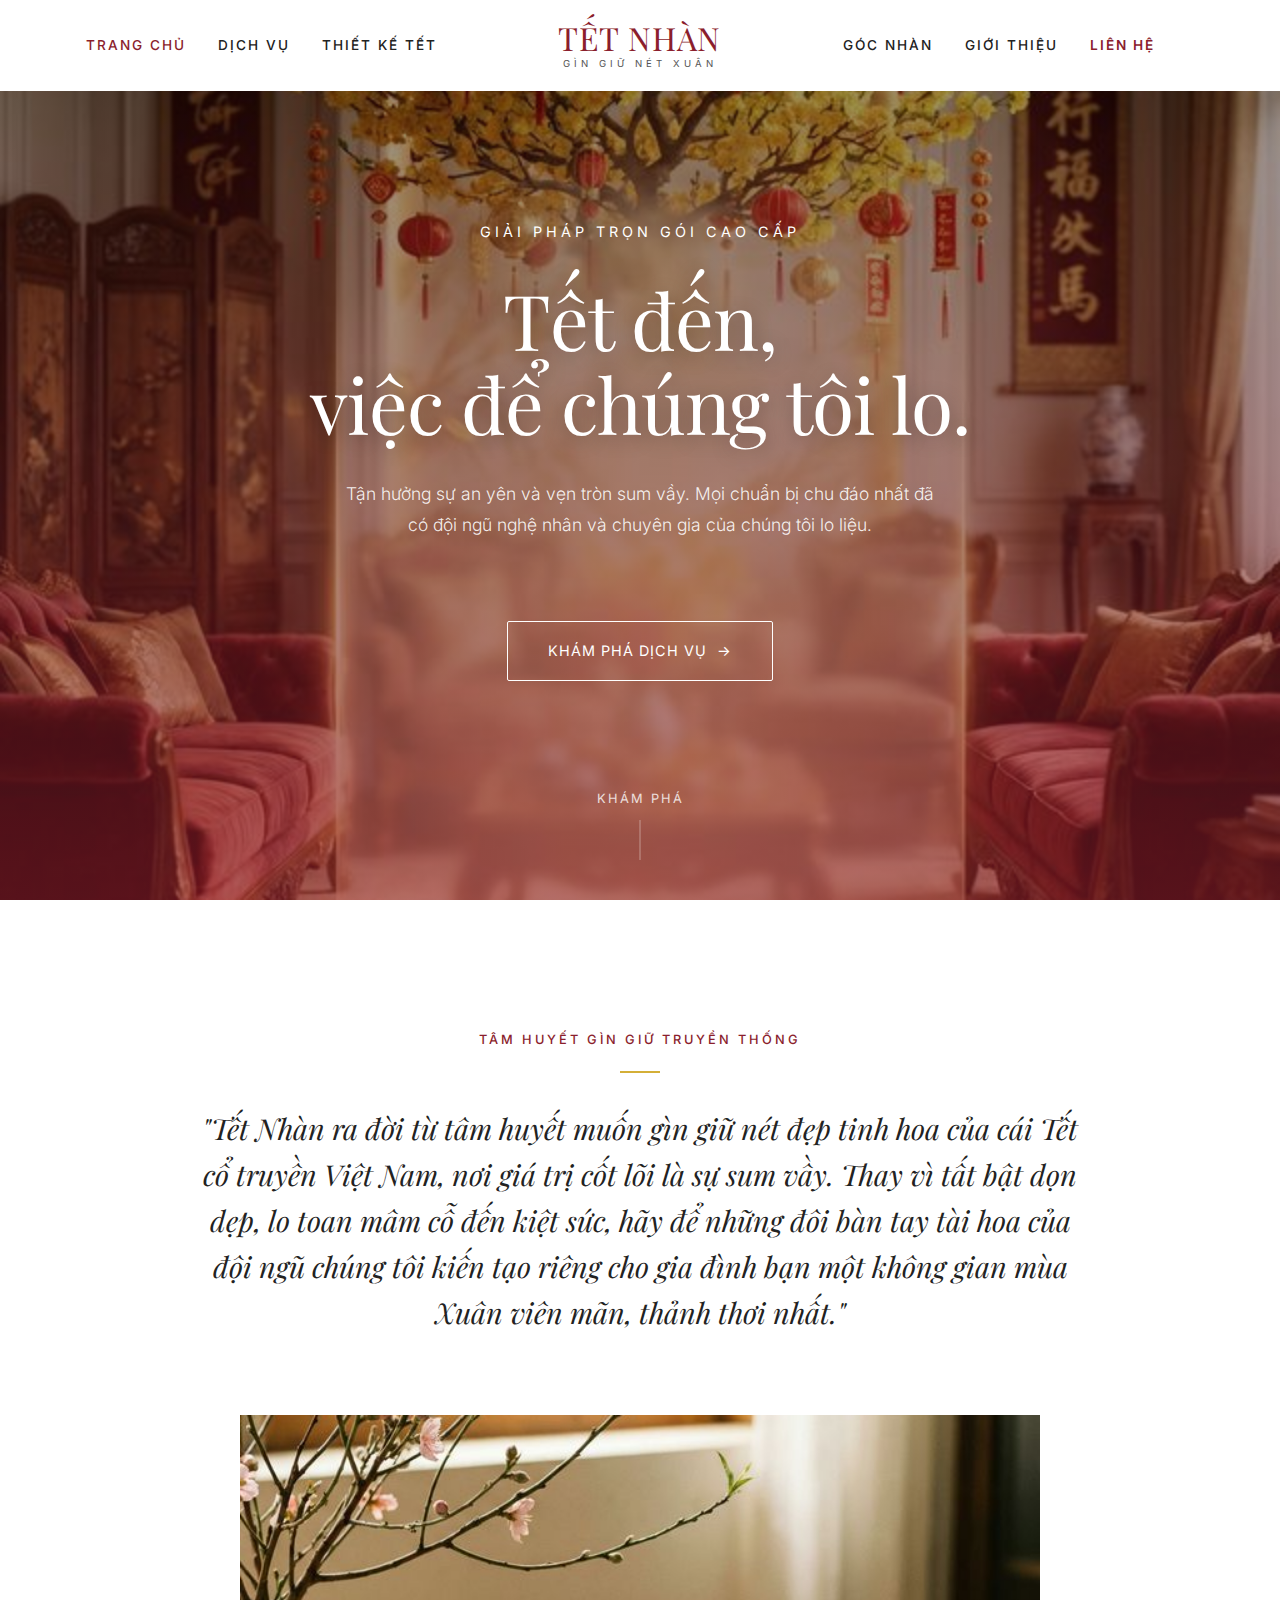
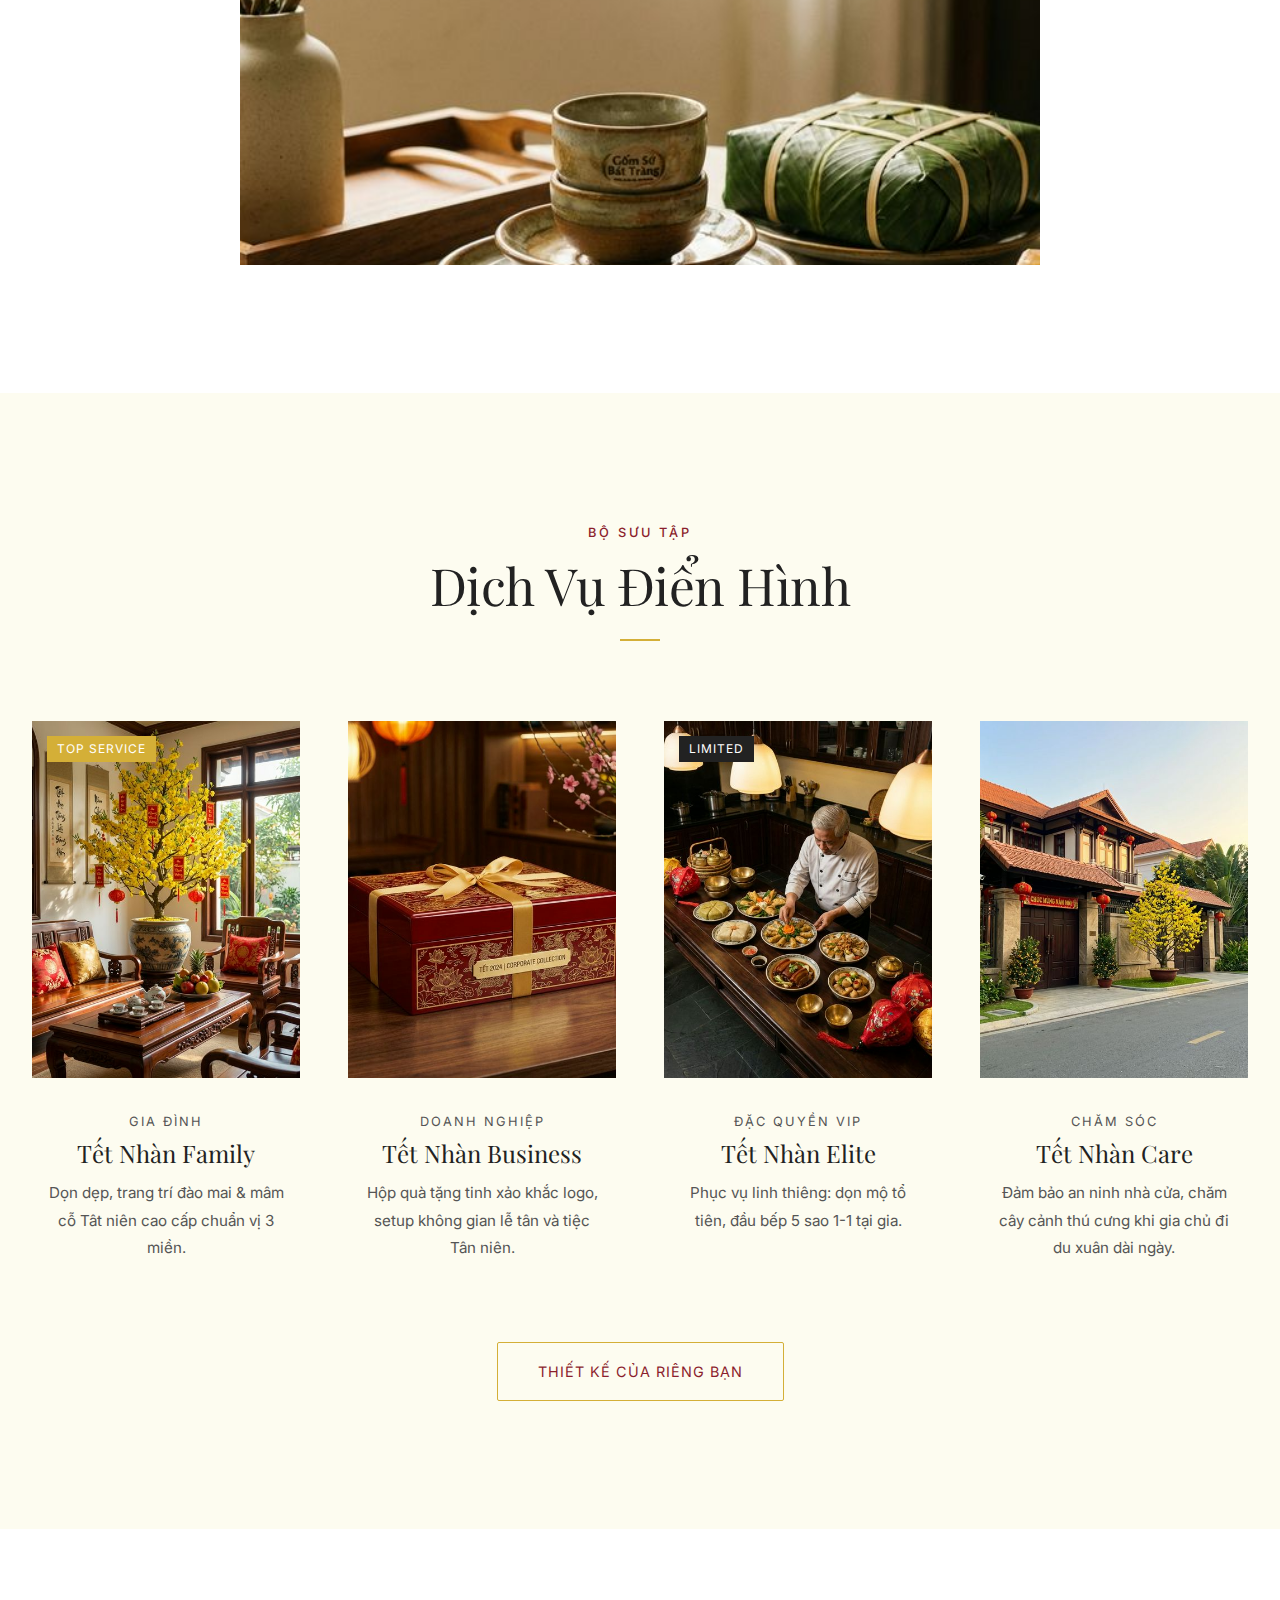
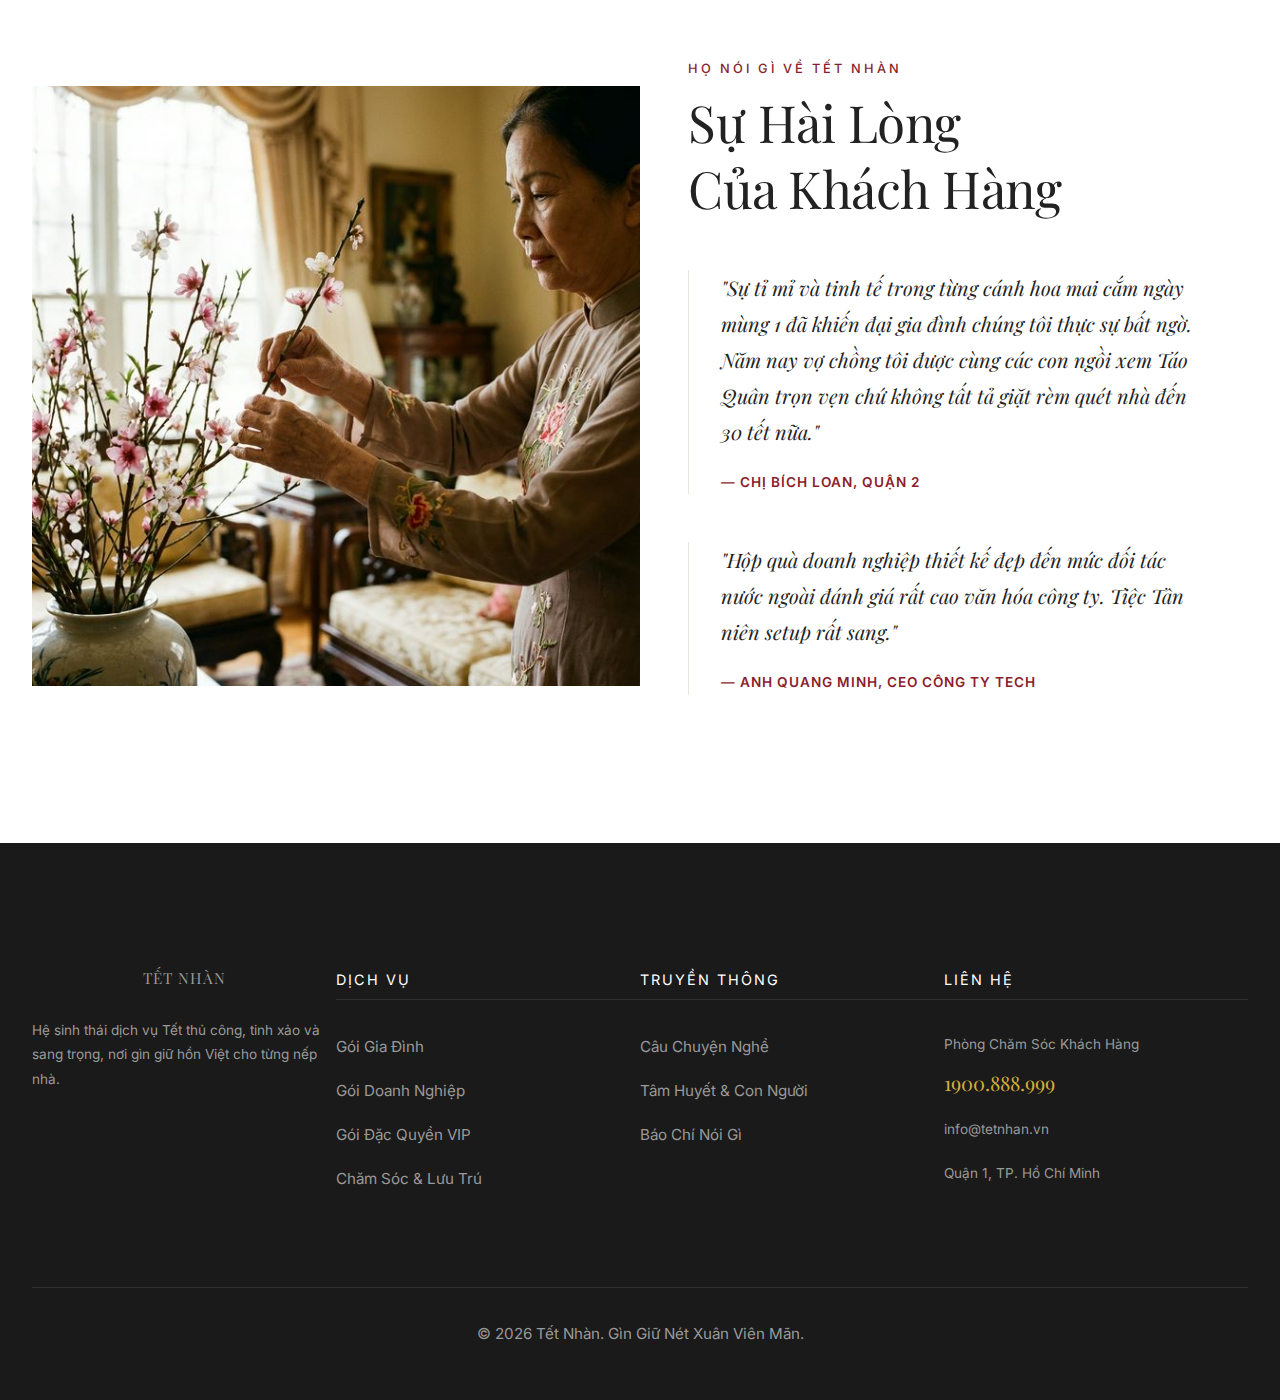
<file: index.html>
<!DOCTYPE html>
<html lang="vi">

<head>
  <meta charset="UTF-8">
  <meta name="viewport" content="width=device-width, initial-scale=1.0">
  <title>Tết Nhàn - Gìn Giữ Nét Xuân Viên Mãn</title>

  <meta name="description"
    content="Tết Nhàn là giải pháp giúp gia đình và doanh nghiệp chuẩn bị Tết một cách nhẹ nhàng, trọn vẹn bề thế.">

  <!-- Fonts -->
  <link rel="preconnect" href="https://fonts.googleapis.com">
  <link rel="preconnect" href="https://fonts.gstatic.com" crossorigin>
  <link
    href="https://fonts.googleapis.com/css2?family=Inter:wght@300;400;500;600&family=Playfair+Display:ital,wght@0,400;0,600;1,400;1,600&display=swap"
    rel="stylesheet">

  <!-- CSS Styles -->
  <link rel="stylesheet" href="css/style.css">
  <link rel="stylesheet" href="css/components.css">

  <style>
    /* Specific Home Styles for redesign */
    .hero-fullscreen {
      height: 100vh;
      min-height: 700px;
      position: relative;
      display: flex;
      align-items: center;
      justify-content: center;
      text-align: center;
      color: var(--white);
      overflow: hidden;
    }

    .hero-bg {
      position: absolute;
      top: 0;
      left: 0;
      width: 100%;
      height: 100%;
      background: url('images/tet_hero_bg_1771730622720.png') center/cover no-repeat;
      z-index: -2;
      animation: zoomSlow 20s infinite alternate linear;
    }

    .hero-overlay {
      position: absolute;
      top: 0;
      left: 0;
      width: 100%;
      height: 100%;
      background: linear-gradient(to bottom, rgba(0, 0, 0, 0.4), rgba(139, 30, 45, 0.6));
      z-index: -1;
    }

    .hero-content {
      max-width: 800px;
      padding: 0 var(--spacing-md);
      animation: fadeUp 1.5s ease;
    }

    .hero-subtitle {
      font-family: var(--font-body);
      font-size: 0.9rem;
      letter-spacing: 4px;
      text-transform: uppercase;
      margin-bottom: var(--spacing-md);
      display: block;
    }

    .hero-title {
      color: var(--white);
      font-size: clamp(3rem, 6vw, 5rem);
      margin-bottom: var(--spacing-md);
      line-height: 1.1;
      text-shadow: 0 4px 20px rgba(0, 0, 0, 0.3);
    }

    .scroll-indicator {
      position: absolute;
      bottom: 40px;
      left: 50%;
      transform: translateX(-50%);
      color: var(--white);
      font-size: 0.8rem;
      letter-spacing: 2px;
      text-transform: uppercase;
      display: flex;
      flex-direction: column;
      align-items: center;
      gap: 10px;
      opacity: 0.8;
      animation: bounce 2s infinite;
    }

    .scroll-line {
      width: 1px;
      height: 40px;
      background-color: rgba(255, 255, 255, 0.5);
    }

    .intro-section {
      background-color: var(--white);
      text-align: center;
      padding: var(--spacing-xxl) 0;
    }

    .intro-text {
      font-family: var(--font-heading);
      font-size: 1.8rem;
      line-height: 1.6;
      color: var(--text-dark);
      max-width: 900px;
      margin: 0 auto;
      font-style: italic;
    }

    .collection-section {
      background-color: var(--bg-cream);
      padding: var(--spacing-xxl) 0;
    }

    @keyframes zoomSlow {
      0% {
        transform: scale(1);
      }

      100% {
        transform: scale(1.1);
      }
    }

    @keyframes fadeUp {
      0% {
        opacity: 0;
        transform: translateY(30px);
      }

      100% {
        opacity: 1;
        transform: translateY(0);
      }
    }

    @keyframes bounce {

      0%,
      20%,
      50%,
      80%,
      100% {
        transform: translateY(0) translateX(-50%);
      }

      40% {
        transform: translateY(-10px) translateX(-50%);
      }

      60% {
        transform: translateY(-5px) translateX(-50%);
      }
    }
  </style>
</head>

<body>

  <!-- Header / Navigation (Centered elegant style) -->
  <header class="header">
    <div class="container nav-container">
      <!-- Left Nav -->
      <nav class="nav-menu" style="flex: 1; justify-content: flex-end; gap: var(--spacing-md);">
        <a href="index.html" class="nav-link active">Trang Chủ</a>
        <a href="services.html" class="nav-link">Dịch Vụ</a>
        <a href="quiz.html" class="nav-link">Thiết Kế Tết</a>
      </nav>

      <!-- Center Logo -->
      <a href="index.html" class="logo" style="flex: 1; text-align: center;">
        TẾT NHÀN
        <span>Gìn giữ nét xuân</span>
      </a>

      <!-- Right Nav -->
      <nav class="nav-menu" style="flex: 1; justify-content: flex-start; gap: var(--spacing-md);">
        <a href="blog.html" class="nav-link">Góc Nhàn</a>
        <a href="about.html" class="nav-link">Giới Thiệu</a>
        <a href="booking.html" class="nav-link" style="color: var(--primary-red); font-weight: 600;">Liên Hệ</a>
      </nav>

      <button class="mobile-menu-btn" id="mobile-menu-btn" aria-label="Menu">☰</button>
    </div>
  </header>

  <main>
    <!-- Elegant Fullscreen Hero -->
    <section class="hero-fullscreen">
      <div class="hero-bg"></div>
      <div class="hero-overlay"></div>
      <div class="hero-content">
        <span class="hero-subtitle">Giải Pháp Trọn Gói Cao Cấp</span>
        <h1 class="hero-title">Tết đến,<br> việc để chúng tôi lo.</h1>
        <p
          style="color: rgba(255,255,255,0.9); font-size: 1.1rem; max-width: 600px; margin: 0 auto var(--spacing-xl); font-weight: 300;">
          Tận hưởng sự an yên và vẹn tròn sum vầy. Mọi chuẩn bị chu đáo nhất đã có đội ngũ nghệ nhân và chuyên gia của
          chúng tôi lo liệu.
        </p>
        <a href="services.html" class="btn btn-outline">
          Khám Phá Dịch Vụ <span class="arrow">→</span>
        </a>
      </div>

      <a href="#intro" class="scroll-indicator">
        Khám Phá
        <div class="scroll-line"></div>
      </a>
    </section>

    <!-- With Heart Intro (Quat Tu Tam inspiration) -->
    <section id="intro" class="intro-section">
      <div class="container">
        <span class="section-subtitle text-center">Tâm Huyết Gìn Giữ Truyền Thống</span>
        <div class="heading-decorator"></div>
        <p class="intro-text">
          "Tết Nhàn ra đời từ tâm huyết muốn gìn giữ nét đẹp tinh hoa của cái Tết cổ truyền Việt Nam, nơi giá trị cốt
          lõi là sự sum vầy. Thay vì tất bật dọn dẹp, lo toan mâm cỗ đến kiệt sức, hãy để những đôi bàn tay tài hoa của
          đội ngũ chúng tôi kiến tạo riêng cho gia đình bạn một không gian mùa Xuân viên mãn, thảnh thơi nhất."
        </p>
        <img src="images/tet_intro_art_1771730642642.png" alt="Không gian Tết"
          style="width: 100%; max-width: 800px; margin: var(--spacing-xl) auto 0; aspect-ratio: 16/9; object-fit: cover;">
      </div>
    </section>

    <!-- Services Collection (Art Gallery Style) -->
    <section class="collection-section">
      <div class="container">
        <div class="section-header">
          <span class="section-subtitle">Bộ Sưu Tập</span>
          <h2>Dịch Vụ Điển Hình</h2>
          <div class="heading-decorator"></div>
        </div>

        <div class="grid grid-cols-4 md:grid-cols-2 sm:grid-cols-1 gap-lg">
          <!-- Item 1 -->
          <a href="services.html#family" class="product-card">
            <div class="product-image-container">
              <span class="product-badge">Top Service</span>
              <img src="images/tet_family_service_1771730659706.png" alt="Tết Nhàn Family" class="product-img">
            </div>
            <div class="product-category">Gia Đình</div>
            <h3 class="product-title">Tết Nhàn Family</h3>
            <p class="product-desc">Dọn dẹp, trang trí đào mai & mâm cỗ Tât niên cao cấp chuẩn vị 3 miền.</p>
          </a>

          <!-- Item 2 -->
          <a href="services.html#business" class="product-card">
            <div class="product-image-container">
              <img src="images/tet_business_gifts_1771730679615.png" alt="Tết Nhàn Business" class="product-img">
            </div>
            <div class="product-category">Doanh Nghiệp</div>
            <h3 class="product-title">Tết Nhàn Business</h3>
            <p class="product-desc">Hộp quà tặng tinh xảo khắc logo, setup không gian lễ tân và tiệc Tân niên.</p>
          </a>

          <!-- Item 3 -->
          <a href="services.html#elite" class="product-card">
            <div class="product-image-container">
              <span class="product-badge" style="background-color: var(--text-dark);">Limited</span>
              <img src="images/tet_elite_service_1771730705463.png" alt="Tết Nhàn Elite" class="product-img">
            </div>
            <div class="product-category">Đặc Quyền VIP</div>
            <h3 class="product-title">Tết Nhàn Elite</h3>
            <p class="product-desc">Phục vụ linh thiêng: dọn mộ tổ tiên, đầu bếp 5 sao 1-1 tại gia.</p>
          </a>

          <!-- Item 4 -->
          <a href="services.html#care" class="product-card">
            <div class="product-image-container">
              <img src="images/tet_care_service_1771730725400.png" alt="Tết Nhàn Care" class="product-img">
            </div>
            <div class="product-category">Chăm Sóc</div>
            <h3 class="product-title">Tết Nhàn Care</h3>
            <p class="product-desc">Đảm bảo an ninh nhà cửa, chăm cây cảnh thú cưng khi gia chủ đi du xuân dài ngày.</p>
          </a>
        </div>

        <div class="text-center" style="margin-top: var(--spacing-xl);">
          <a href="quiz.html" class="btn btn-primary"
            style="background-color: transparent; border-color: var(--primary-gold); color: var(--primary-red);">Thiết
            Kế Của Riêng Bạn</a>
        </div>
      </div>
    </section>

    <!-- Testimonials (Elegant Quote Style) -->
    <section class="section" style="background-color: var(--white);">
      <div class="container">
        <div class="grid grid-cols-2 md:grid-cols-1 gap-xl items-center">
          <div>
            <img src="images/tet_testimonial_1771730741827.png" alt="Nghệ nhân cắm hoa"
              style="width: 100%; height: 600px; object-fit: cover;">
          </div>
          <div style="padding: 0 var(--spacing-lg);">
            <span class="section-subtitle">Họ Nói Gì Về Tết Nhàn</span>
            <h2 style="margin-bottom: var(--spacing-lg);">Sự Hài Lòng<br>Của Khách Hàng</h2>

            <div
              style="border-left: 1px solid var(--border-color); padding-left: var(--spacing-md); margin-bottom: var(--spacing-lg);">
              <p
                style="font-family: var(--font-heading); font-size: 1.25rem; font-style: italic; color: var(--text-dark);">
                "Sự tỉ mỉ và tinh tế trong từng cánh hoa mai cắm ngày mùng 1 đã khiến đại gia đình chúng tôi thực sự bất
                ngờ. Năm nay vợ chồng tôi được cùng các con ngồi xem Táo Quân trọn vẹn chứ không tất tả giặt rèm quét
                nhà đến 30 tết nữa."
              </p>
              <p
                style="margin-top: var(--spacing-sm); font-size: 0.85rem; text-transform: uppercase; letter-spacing: 1px; color: var(--primary-red); font-weight: 600;">
                — Chị Bích Loan, Quận 2</p>
            </div>

            <div style="border-left: 1px solid var(--border-color); padding-left: var(--spacing-md);">
              <p
                style="font-family: var(--font-heading); font-size: 1.25rem; font-style: italic; color: var(--text-dark);">
                "Hộp quà doanh nghiệp thiết kế đẹp đến mức đối tác nước ngoài đánh giá rất cao văn hóa công ty. Tiệc Tân
                niên setup rất sang."
              </p>
              <p
                style="margin-top: var(--spacing-sm); font-size: 0.85rem; text-transform: uppercase; letter-spacing: 1px; color: var(--primary-red); font-weight: 600;">
                — Anh Quang Minh, CEO Công ty Tech</p>
            </div>
          </div>
        </div>
      </div>
    </section>
  </main>

  <!-- Elegant Footer -->
  <footer class="footer">
    <div class="container">
      <div class="grid grid-cols-4 md:grid-cols-2 sm:grid-cols-1 gap-xl">
        <div style="grid-column: span 1;">
          <a href="index.html" class="logo footer-logo">
            TẾT NHÀN
          </a>
          <p style="font-size: 0.85rem; line-height: 1.8; margin-top: var(--spacing-md);">Hệ sinh thái dịch vụ Tết thủ
            công, tinh xảo và sang trọng, nơi gìn giữ hồn Việt cho từng nếp nhà.</p>
        </div>

        <div>
          <h4>Dịch Vụ</h4>
          <ul>
            <li><a href="services.html#family">Gói Gia Đình</a></li>
            <li><a href="services.html#business">Gói Doanh Nghiệp</a></li>
            <li><a href="services.html#elite">Gói Đặc Quyền VIP</a></li>
            <li><a href="services.html#care">Chăm Sóc & Lưu Trú</a></li>
          </ul>
        </div>

        <div>
          <h4>Truyền Thông</h4>
          <ul>
            <li><a href="blog.html">Câu Chuyện Nghề</a></li>
            <li><a href="about.html">Tâm Huyết & Con Người</a></li>
            <li><a href="about.html">Báo Chí Nói Gì</a></li>
          </ul>
        </div>

        <div>
          <h4>Liên Hệ</h4>
          <p style="margin-bottom: 0.5rem; font-size: 0.85rem;">Phòng Chăm Sóc Khách Hàng</p>
          <p
            style="color: var(--primary-gold); font-size: 1.25rem; font-family: var(--font-heading); margin-bottom: 1rem;">
            1900.888.999</p>
          <p style="font-size: 0.85rem;">info@tetnhan.vn</p>
          <p style="font-size: 0.85rem;">Quận 1, TP. Hồ Chí Minh</p>
        </div>
      </div>

      <div class="footer-bottom">
        <p>&copy; 2026 Tết Nhàn. Gìn Giữ Nét Xuân Viên Mãn.</p>
      </div>
    </div>
  </footer>

  <script src="js/main.js"></script>
</body>

</html>
</file>
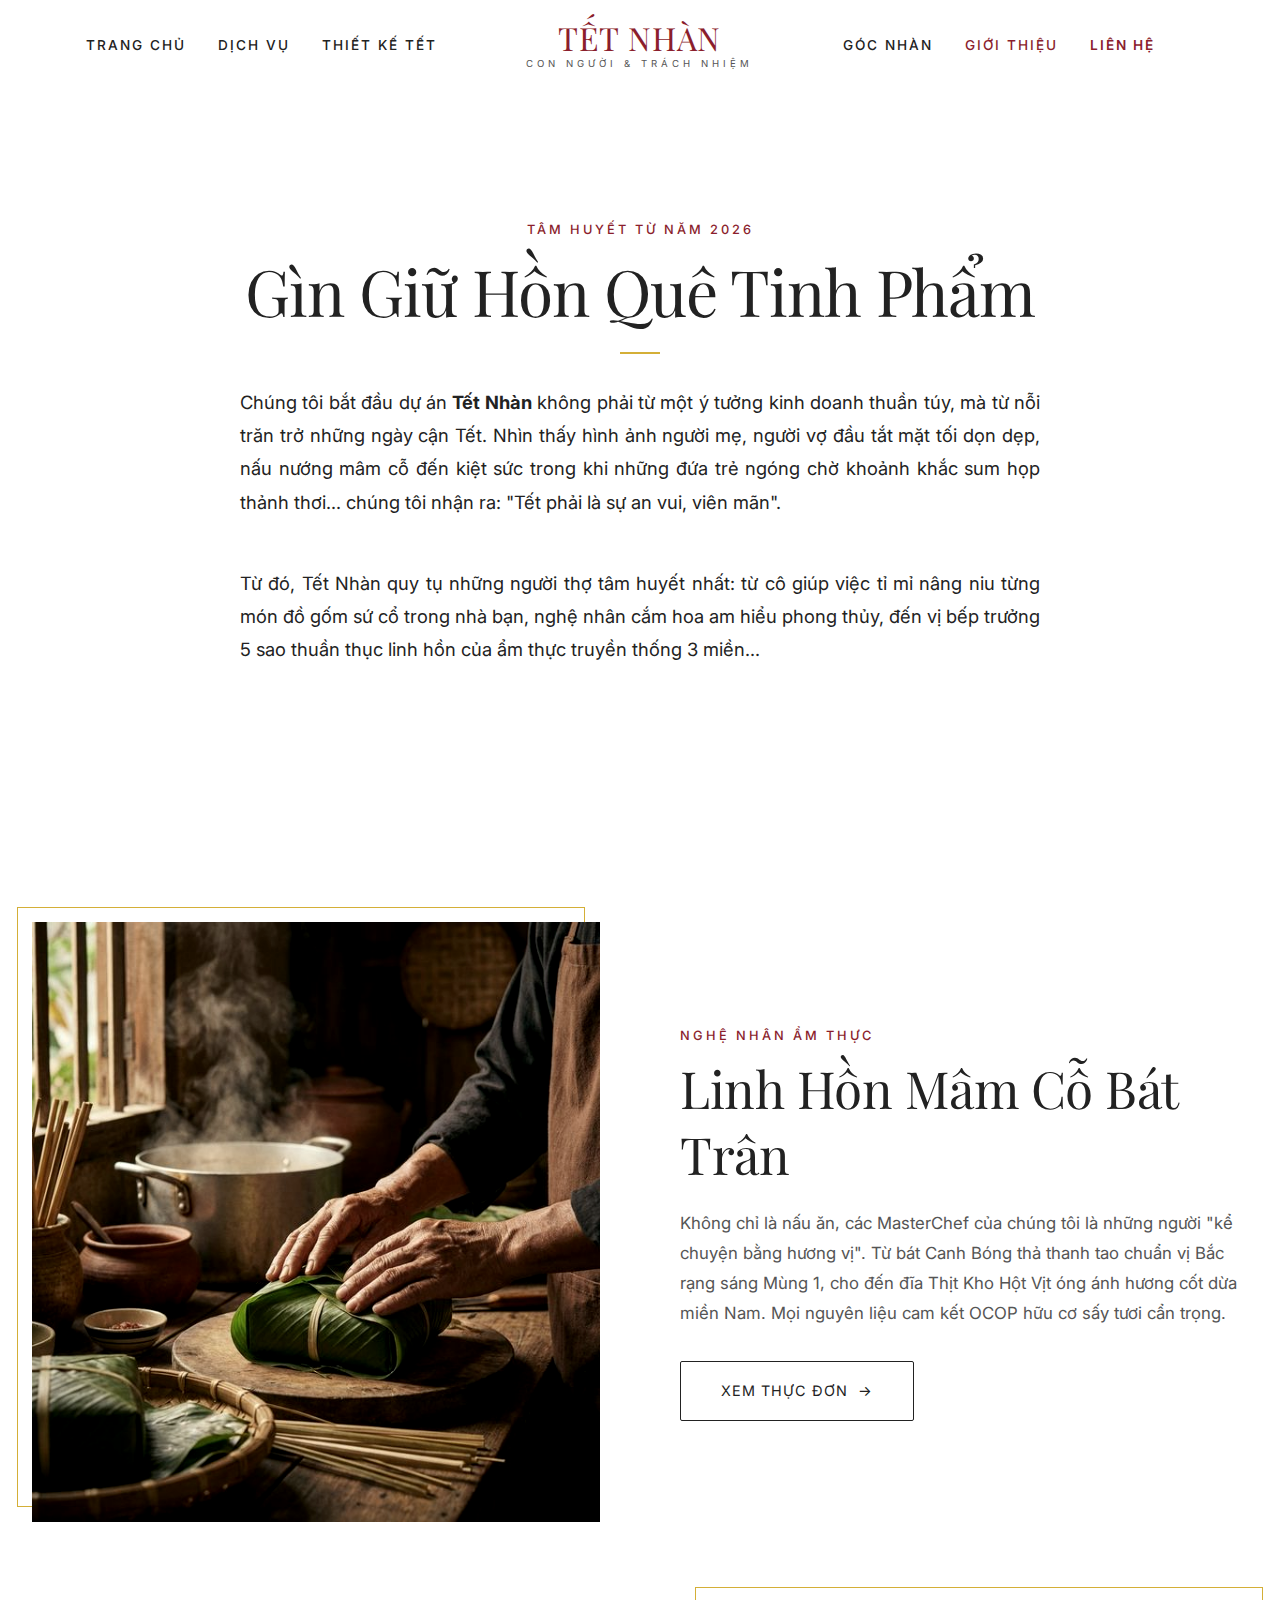
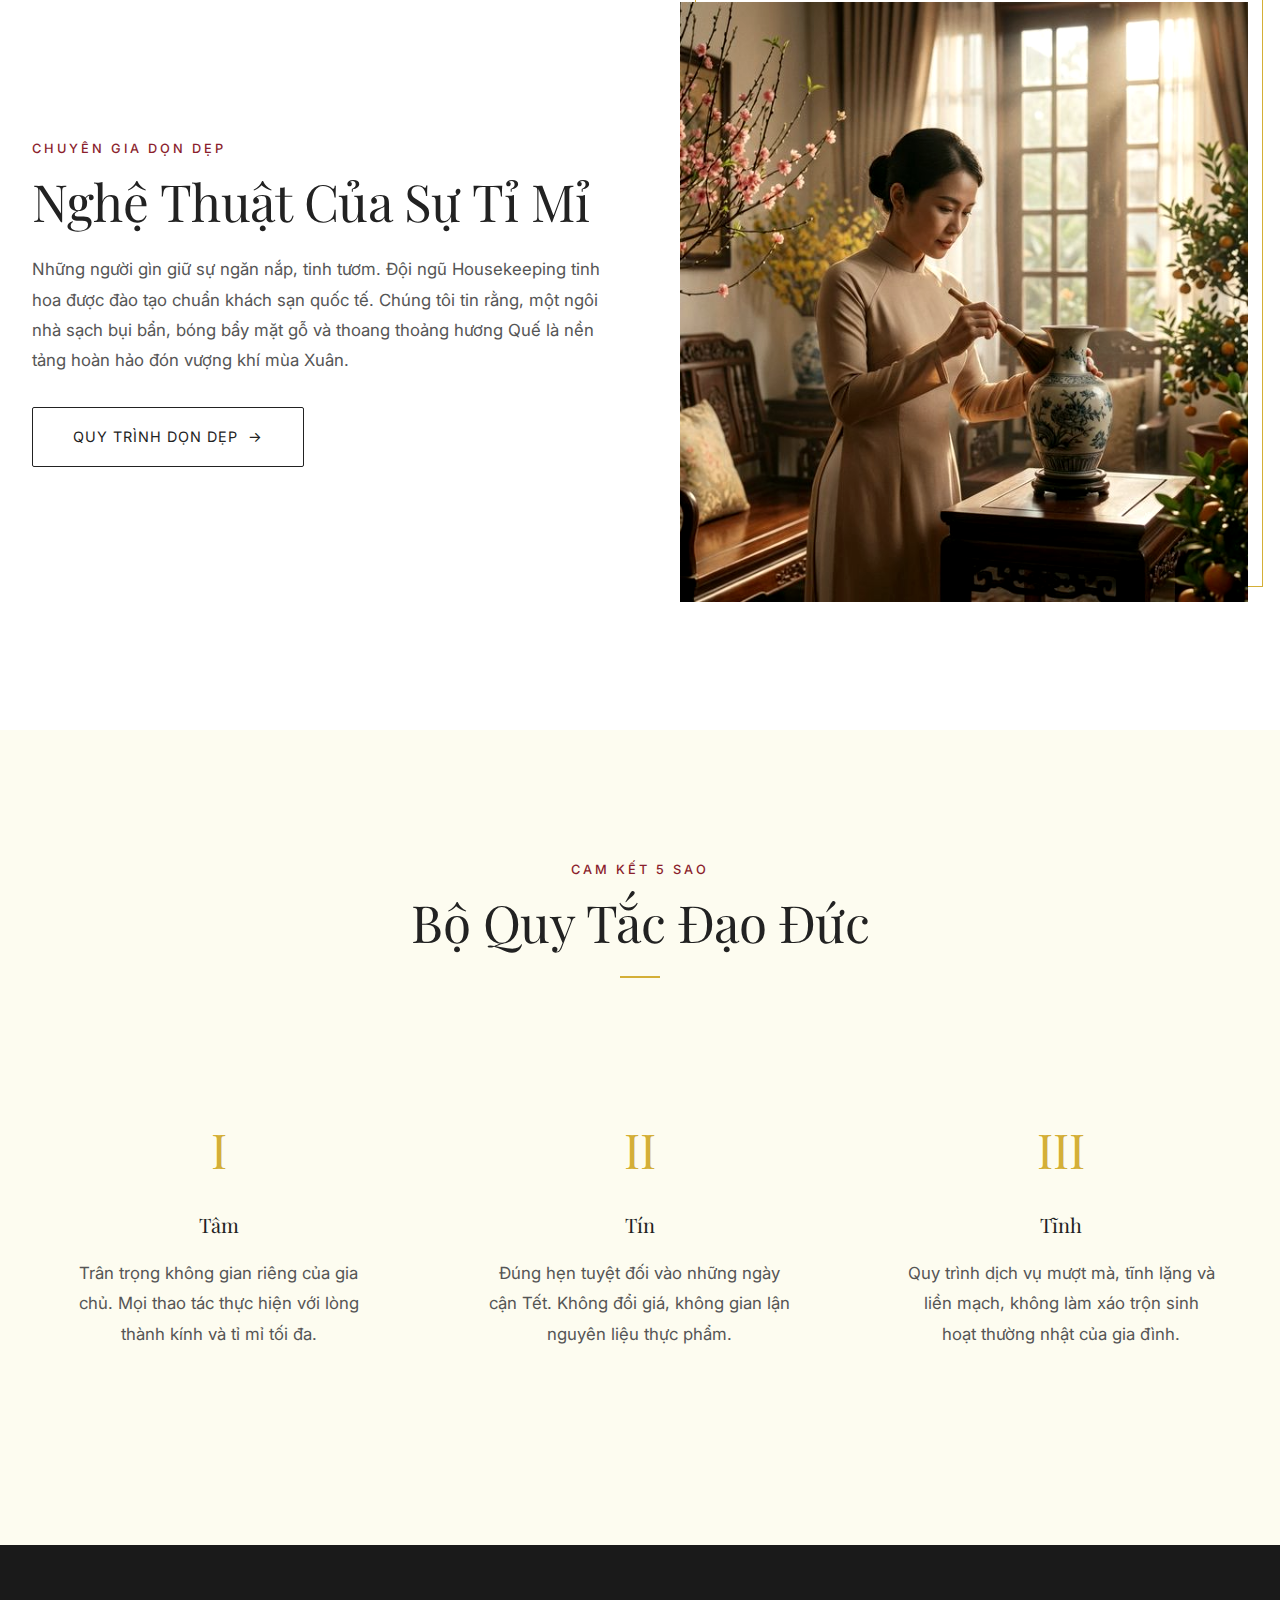
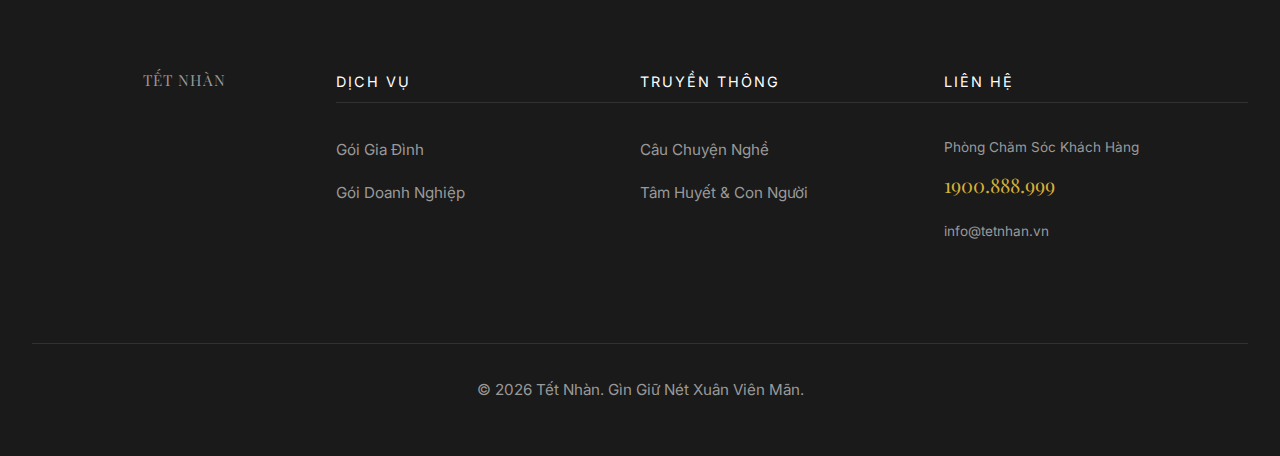
<file: about.html>
<!DOCTYPE html>
<html lang="vi">

<head>
    <meta charset="UTF-8">
    <meta name="viewport" content="width=device-width, initial-scale=1.0">
    <title>Tâm Huyết & Con Người | Tết Nhàn</title>

    <meta name="description"
        content="Câu chuyện về những người thợ, nghệ nhân tận tâm đứng sau Tết Nhàn, gìn giữ nét đẹp văn hóa truyền thống mâm cỗ Tết Việt.">

    <link rel="preconnect" href="https://fonts.googleapis.com">
    <link rel="preconnect" href="https://fonts.gstatic.com" crossorigin>
    <link
        href="https://fonts.googleapis.com/css2?family=Inter:wght@300;400;500;600&family=Playfair+Display:ital,wght@0,400;0,600;1,400;1,600&display=swap"
        rel="stylesheet">

    <link rel="stylesheet" href="css/style.css">
    <link rel="stylesheet" href="css/components.css">

    <style>
        /* About specific styles - Heritage focusing */
        .story-hero {
            padding: var(--spacing-xxl) 0;
            text-align: center;
            background-color: var(--white);
        }

        .story-text {
            font-size: 1.15rem;
            line-height: 1.8;
            color: var(--text-dark);
            text-align: justify;
            margin-bottom: var(--spacing-lg);
        }

        .artisan-grid {
            display: grid;
            grid-template-columns: 1fr 1fr;
            gap: var(--spacing-xl);
            align-items: center;
            margin: var(--spacing-xl) 0;
        }

        .artisan-grid.reverse {
            grid-template-columns: 1fr 1fr;
        }

        .artisan-image {
            position: relative;
        }

        .artisan-image img {
            width: 100%;
            height: 600px;
            object-fit: cover;
            filter: grayscale(20%) contrast(110%);
        }

        .artisan-image::after {
            content: '';
            position: absolute;
            top: -15px;
            left: -15px;
            right: 15px;
            bottom: 15px;
            border: 1px solid var(--primary-gold);
            z-index: -1;
        }

        .artisan-grid.reverse .artisan-image::after {
            left: 15px;
            right: -15px;
        }

        .values-section {
            background-color: var(--bg-cream);
            padding: var(--spacing-xxl) 0;
            text-align: center;
            margin-top: var(--spacing-xxl);
        }

        .value-item {
            padding: var(--spacing-lg) var(--spacing-md);
        }

        .value-icon {
            font-family: var(--font-heading);
            font-size: 3rem;
            color: var(--primary-gold);
            margin-bottom: var(--spacing-sm);
        }

        @media (max-width: 992px) {

            .artisan-grid,
            .artisan-grid.reverse {
                grid-template-columns: 1fr;
                gap: var(--spacing-lg);
            }

            .artisan-image img {
                height: 400px;
            }

            .artisan-grid.reverse .artisan-content {
                order: 1;
            }

            .artisan-grid.reverse .artisan-image {
                order: 2;
            }
        }
    </style>
</head>

<body>

    <!-- Header -->
    <header class="header">
        <div class="container nav-container">
            <nav class="nav-menu" style="flex: 1; justify-content: flex-end; gap: var(--spacing-md);">
                <a href="index.html" class="nav-link">Trang Chủ</a>
                <a href="services.html" class="nav-link">Dịch Vụ</a>
                <a href="quiz.html" class="nav-link">Thiết Kế Tết</a>
            </nav>

            <a href="index.html" class="logo" style="flex: 1; text-align: center;">
                TẾT NHÀN
                <span>Con người & Trách nhiệm</span>
            </a>

            <nav class="nav-menu" style="flex: 1; justify-content: flex-start; gap: var(--spacing-md);">
                <a href="blog.html" class="nav-link">Góc Nhàn</a>
                <a href="about.html" class="nav-link active">Giới Thiệu</a>
                <a href="booking.html" class="nav-link" style="color: var(--primary-red); font-weight: 600;">Liên Hệ</a>
            </nav>

            <button class="mobile-menu-btn" id="mobile-menu-btn">☰</button>
        </div>
    </header>

    <main style="padding-top: 90px;">

        <div class="story-hero container">
            <span class="section-subtitle">Tâm Huyết Từ Năm 2026</span>
            <h1>Gìn Giữ Hồn Quê Tinh Phẩm</h1>
            <div class="heading-decorator"></div>

            <div style="max-width: 800px; margin: 0 auto;">
                <p class="story-text">
                    Chúng tôi bắt đầu dự án <strong>Tết Nhàn</strong> không phải từ một ý tưởng kinh doanh thuần túy, mà
                    từ nỗi trăn trở những ngày cận Tết. Nhìn thấy hình ảnh người mẹ, người vợ đầu tắt mặt tối dọn dẹp,
                    nấu nướng mâm cỗ đến kiệt sức trong khi những đứa trẻ ngóng chờ khoảnh khắc sum họp thảnh thơi...
                    chúng tôi nhận ra: "Tết phải là sự an vui, viên mãn".
                </p>
                <p class="story-text">
                    Từ đó, Tết Nhàn quy tụ những người thợ tâm huyết nhất: từ cô giúp việc tỉ mỉ nâng niu từng món đồ
                    gốm sứ cổ trong nhà bạn, nghệ nhân cắm hoa am hiểu phong thủy, đến vị bếp trưởng 5 sao thuần thục
                    linh hồn của ẩm thực truyền thống 3 miền...
                </p>
            </div>
        </div>

        <div class="container">
            <!-- Artisan 1 -->
            <div class="artisan-grid">
                <div class="artisan-image">
                    <img src="images/tet_artisan_chef_1771730761474.png" alt="Bếp trưởng thực hành món truyền thống">
                </div>
                <div class="artisan-content">
                    <span class="section-subtitle">Nghệ Nhân Ẩm Thực</span>
                    <h2>Linh Hồn Mâm Cỗ Bát Trân</h2>
                    <p style="margin-bottom: var(--spacing-md);">Không chỉ là nấu ăn, các MasterChef của chúng tôi là
                        những người "kể chuyện bằng hương vị". Từ bát Canh Bóng thả thanh tao chuẩn vị Bắc rạng sáng
                        Mùng 1, cho đến đĩa Thịt Kho Hột Vịt óng ánh hương cốt dừa miền Nam. Mọi nguyên liệu cam kết
                        OCOP hữu cơ sấy tươi cẩn trọng.</p>
                    <a href="services.html#family" class="btn btn-secondary">Xem Thực Đơn <span
                            class="arrow">→</span></a>
                </div>
            </div>

            <!-- Artisan 2 -->
            <div class="artisan-grid reverse">
                <div class="artisan-content">
                    <span class="section-subtitle">Chuyên Gia Dọn Dẹp</span>
                    <h2>Nghệ Thuật Của Sự Tỉ Mỉ</h2>
                    <p style="margin-bottom: var(--spacing-md);">Những người gìn giữ sự ngăn nắp, tinh tươm. Đội ngũ
                        Housekeeping tinh hoa được đào tạo chuẩn khách sạn quốc tế. Chúng tôi tin rằng, một ngôi nhà
                        sạch bụi bẩn, bóng bẩy mặt gỗ và thoang thoảng hương Quế là nền tảng hoàn hảo đón vượng khí mùa
                        Xuân.</p>
                    <a href="services.html#family" class="btn btn-secondary">Quy Trình Dọn Dẹp <span
                            class="arrow">→</span></a>
                </div>
                <div class="artisan-image">
                    <img src="images/tet_artisan_cleaning_1771730792616.png" alt="Nghệ nhân chỉnh sửa không gian">
                </div>
            </div>
        </div>

        <!-- Core Values -->
        <div class="values-section">
            <div class="container">
                <span class="section-subtitle text-center">Cam Kết 5 Sao</span>
                <h2>Bộ Quy Tắc Đạo Đức</h2>
                <div class="heading-decorator"></div>

                <div class="grid grid-cols-3 md:grid-cols-1 gap-lg" style="margin-top: var(--spacing-xl);">
                    <div class="value-item">
                        <div class="value-icon">I</div>
                        <h3 style="font-size: 1.25rem;">Tâm</h3>
                        <p>Trân trọng không gian riêng của gia chủ. Mọi thao tác thực hiện với lòng thành kính và tỉ mỉ
                            tối đa.</p>
                    </div>
                    <div class="value-item">
                        <div class="value-icon">II</div>
                        <h3 style="font-size: 1.25rem;">Tín</h3>
                        <p>Đúng hẹn tuyệt đối vào những ngày cận Tết. Không đổi giá, không gian lận nguyên liệu thực
                            phẩm.</p>
                    </div>
                    <div class="value-item">
                        <div class="value-icon">III</div>
                        <h3 style="font-size: 1.25rem;">Tĩnh</h3>
                        <p>Quy trình dịch vụ mượt mà, tĩnh lặng và liền mạch, không làm xáo trộn sinh hoạt thường nhật
                            của gia đình.</p>
                    </div>
                </div>
            </div>
        </div>

    </main>

    <!-- Footer -->
    <footer class="footer">
        <div class="container">
            <div class="grid grid-cols-4 md:grid-cols-2 sm:grid-cols-1 gap-xl">
                <div style="grid-column: span 1;">
                    <a href="index.html" class="logo footer-logo">TẾT NHÀN</a>
                </div>
                <div>
                    <h4>Dịch Vụ</h4>
                    <ul>
                        <li><a href="services.html#family">Gói Gia Đình</a></li>
                        <li><a href="services.html#business">Gói Doanh Nghiệp</a></li>
                    </ul>
                </div>
                <div>
                    <h4>Truyền Thông</h4>
                    <ul>
                        <li><a href="blog.html">Câu Chuyện Nghề</a></li>
                        <li><a href="about.html">Tâm Huyết & Con Người</a></li>
                    </ul>
                </div>
                <div>
                    <h4>Liên Hệ</h4>
                    <p style="margin-bottom: 0.5rem; font-size: 0.85rem;">Phòng Chăm Sóc Khách Hàng</p>
                    <p
                        style="color: var(--primary-gold); font-size: 1.25rem; font-family: var(--font-heading); margin-bottom: 1rem;">
                        1900.888.999</p>
                    <p style="font-size: 0.85rem;">info@tetnhan.vn</p>
                </div>
            </div>
            <div class="footer-bottom">
                <p>&copy; 2026 Tết Nhàn. Gìn Giữ Nét Xuân Viên Mãn.</p>
            </div>
        </div>
    </footer>

    <script src="js/main.js"></script>
</body>

</html>
</file>
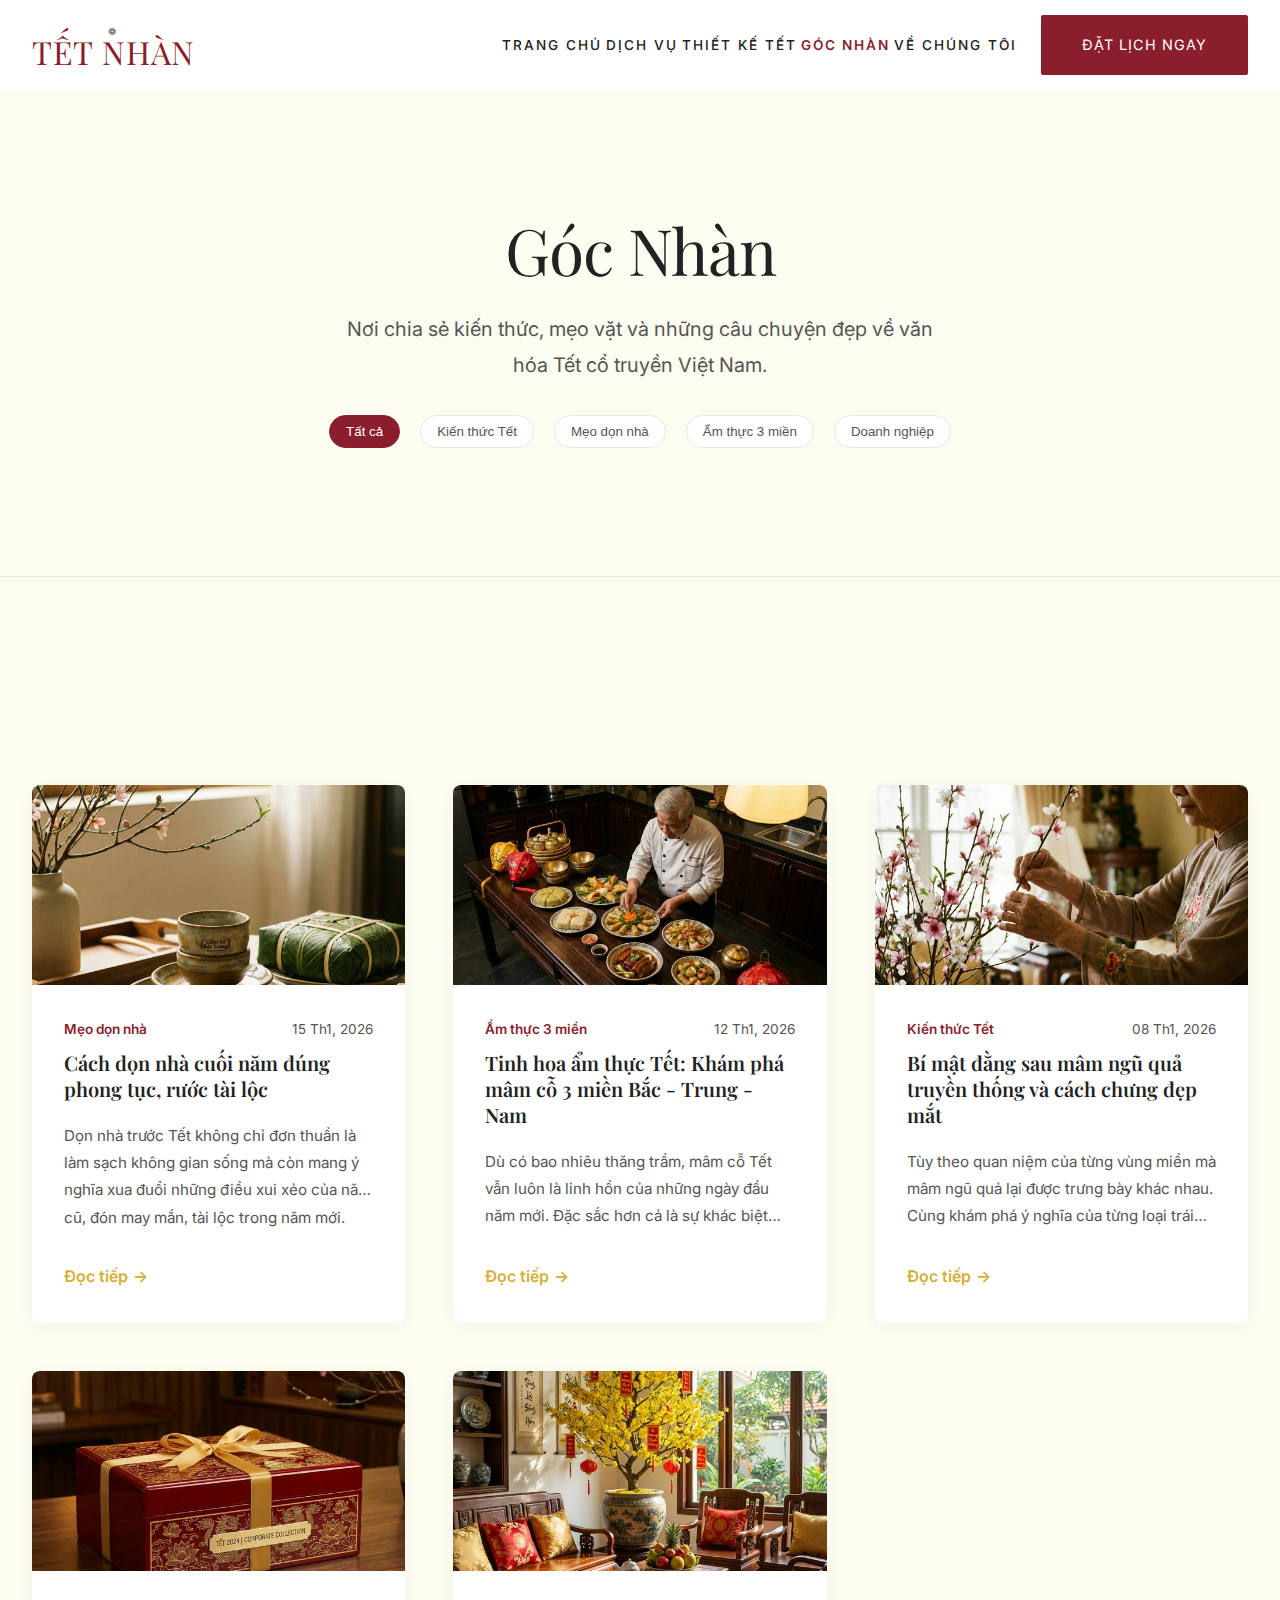
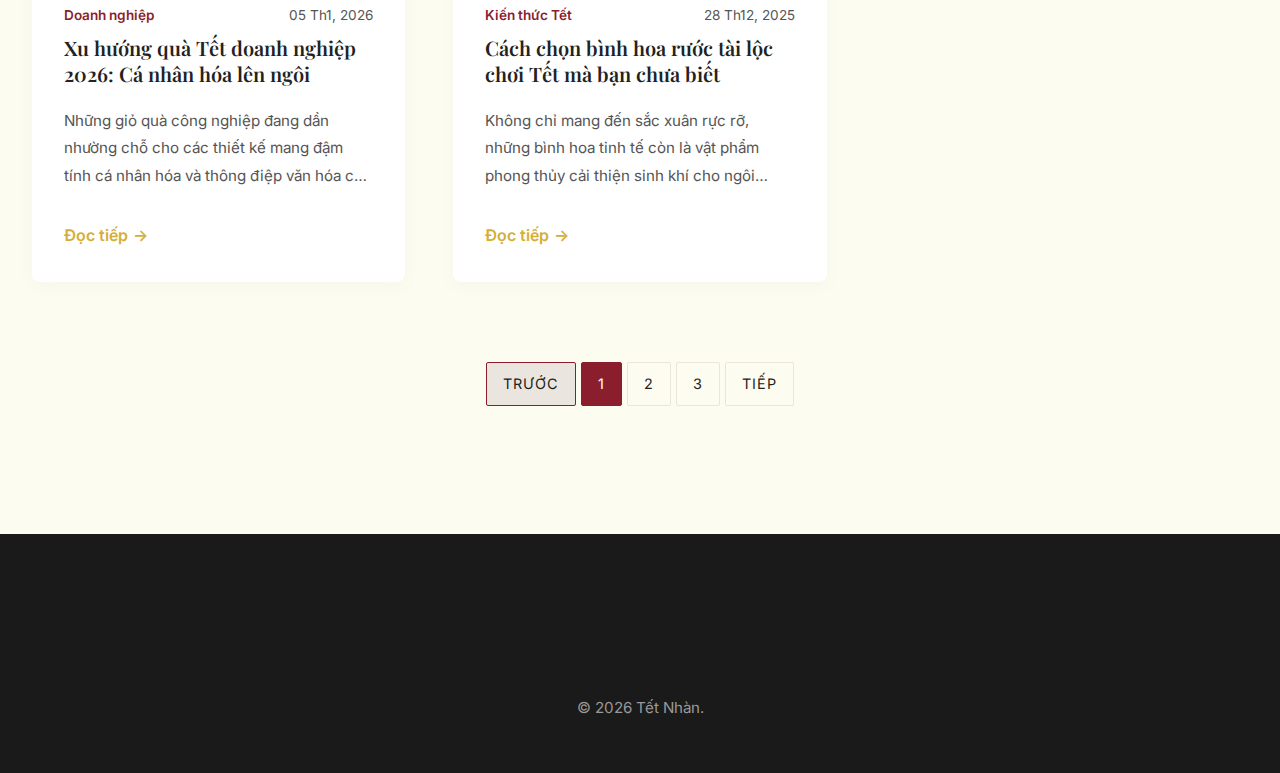
<file: blog.html>
<!DOCTYPE html>
<html lang="vi">

<head>
    <meta charset="UTF-8">
    <meta name="viewport" content="width=device-width, initial-scale=1.0">
    <title>Góc Nhàn | Kiến Thức & Mẹo Chuẩn Bị Tết</title>
    <meta name="description"
        content="Chia sẻ kiến thức Tết, cách dọn nhà cuối năm đúng phong tục, mâm cỗ 3 miền và ý nghĩa mâm ngũ quả truyền thống.">

    <link rel="preconnect" href="https://fonts.googleapis.com">
    <link rel="preconnect" href="https://fonts.gstatic.com" crossorigin>
    <link
        href="https://fonts.googleapis.com/css2?family=Inter:wght@300;400;500;600&family=Playfair+Display:wght@400;600;700&display=swap"
        rel="stylesheet">

    <link rel="stylesheet" href="css/style.css">
    <link rel="stylesheet" href="css/components.css">
    <style>
        .blog-hero {
            background: var(--bg-cream);
            padding: var(--spacing-xxl) 0;
            text-align: center;
            border-bottom: 1px solid var(--border-color);
        }

        .blog-grid {
            display: grid;
            grid-template-columns: repeat(3, 1fr);
            gap: var(--spacing-lg);
            margin-top: var(--spacing-xl);
        }

        @media (max-width: 992px) {
            .blog-grid {
                grid-template-columns: repeat(2, 1fr);
            }
        }

        @media (max-width: 600px) {
            .blog-grid {
                grid-template-columns: 1fr;
            }
        }

        .blog-card {
            background: var(--white);
            border-radius: var(--radius-lg);
            overflow: hidden;
            box-shadow: var(--shadow-sm);
            transition: all var(--transition-normal);
            display: flex;
            flex-direction: column;
            height: 100%;
        }

        .blog-card:hover {
            transform: translateY(-5px);
            box-shadow: var(--shadow-md);
        }

        .blog-card-img {
            width: 100%;
            height: 200px;
            object-fit: cover;
            transition: transform var(--transition-normal);
        }

        .blog-card:hover .blog-card-img {
            transform: scale(1.05);
        }

        .blog-card-content {
            padding: var(--spacing-md);
            display: flex;
            flex-direction: column;
            flex-grow: 1;
        }

        .blog-meta {
            font-size: 0.85rem;
            color: var(--text-light);
            margin-bottom: var(--spacing-xs);
            display: flex;
            justify-content: space-between;
        }

        .blog-title {
            font-size: 1.25rem;
            margin-bottom: var(--spacing-sm);
            font-weight: 600;
        }

        .blog-title a {
            color: var(--text-dark);
        }

        .blog-title a:hover {
            color: var(--primary-red);
        }

        .blog-excerpt {
            flex-grow: 1;
            font-size: 0.95rem;
            color: var(--text-light);
            margin-bottom: var(--spacing-md);
            display: -webkit-box;
            -webkit-line-clamp: 3;
            line-clamp: 3;
            -webkit-box-orient: vertical;
            overflow: hidden;
        }

        .blog-readmore {
            font-weight: 600;
            color: var(--primary-gold);
            display: inline-flex;
            align-items: center;
            gap: 5px;
        }

        .blog-readmore:hover {
            color: var(--primary-red);
        }

        .blog-readmore::after {
            content: '→';
            transition: transform 0.2s;
        }

        .blog-readmore:hover::after {
            transform: translateX(5px);
        }

        .category-filter {
            display: flex;
            justify-content: center;
            gap: var(--spacing-sm);
            margin-top: var(--spacing-md);
            flex-wrap: wrap;
        }

        .cat-btn {
            padding: 0.5rem 1rem;
            border-radius: 999px;
            border: 1px solid var(--border-color);
            background: var(--white);
            color: var(--text-light);
            cursor: pointer;
            font-weight: 500;
            transition: all 0.2s;
        }

        .cat-btn:hover,
        .cat-btn.active {
            background: var(--primary-red);
            color: var(--white);
            border-color: var(--primary-red);
        }
    </style>
</head>

<body style="background-color: var(--bg-cream);">

    <!-- Header -->
    <header class="header">
        <div class="container nav-container">
            <a href="index.html" class="logo">
                <span class="logo-icon">❁</span> Tết Nhàn
            </a>
            <nav class="nav-links" id="nav-links">
                <a href="index.html" class="nav-link">Trang Chủ</a>
                <a href="services.html" class="nav-link">Dịch Vụ</a>
                <a href="quiz.html" class="nav-link">Thiết Kế Tết</a>
                <a href="blog.html" class="nav-link" style="color: var(--primary-red); font-weight: 600;">Góc Nhàn</a>
                <a href="about.html" class="nav-link">Về Chúng Tôi</a>
                <a href="booking.html" class="btn btn-primary" style="margin-left: var(--spacing-sm);">Đặt Lịch Ngay</a>
            </nav>
            <button class="mobile-menu-btn" id="mobile-menu-btn">☰</button>
        </div>
    </header>

    <main style="padding-top: 80px;">
        <!-- Blog Hero -->
        <section class="blog-hero">
            <div class="container">
                <h1 style="margin-bottom: var(--spacing-sm);">Góc Nhàn</h1>
                <p style="font-size: 1.25rem; max-width: 600px; margin: 0 auto; color: var(--text-light);">
                    Nơi chia sẻ kiến thức, mẹo vặt và những câu chuyện đẹp về văn hóa Tết cổ truyền Việt Nam.
                </p>

                <div class="category-filter">
                    <button class="cat-btn active">Tất cả</button>
                    <button class="cat-btn">Kiến thức Tết</button>
                    <button class="cat-btn">Mẹo dọn nhà</button>
                    <button class="cat-btn">Ẩm thực 3 miền</button>
                    <button class="cat-btn">Doanh nghiệp</button>
                </div>
            </div>
        </section>

        <!-- Blog Listing -->
        <section class="section">
            <div class="container">
                <div class="blog-grid">

                    <!-- Article 1 -->
                    <article class="blog-card">
                        <div style="overflow: hidden;">
                            <img src="images/tet_intro_art_1771730642642.png" alt="Cách dọn nhà cuối năm đúng phong tục"
                                class="blog-card-img">
                        </div>
                        <div class="blog-card-content">
                            <div class="blog-meta">
                                <span style="color: var(--primary-red); font-weight: 600;">Mẹo dọn nhà</span>
                                <span>15 Th1, 2026</span>
                            </div>
                            <h3 class="blog-title"><a href="#">Cách dọn nhà cuối năm đúng phong tục, rước tài lộc</a>
                            </h3>
                            <p class="blog-excerpt">
                                Dọn nhà trước Tết không chỉ đơn thuần là làm sạch không gian sống mà còn mang ý nghĩa
                                xua đuổi những điều xui xẻo của năm cũ, đón may mắn, tài lộc trong năm mới. Hãy cùng Tết
                                Nhàn tìm hiểu trình tự dọn dẹp chuẩn phong thủy.
                            </p>
                            <a href="#" class="blog-readmore">Đọc tiếp</a>
                        </div>
                    </article>

                    <!-- Article 2 -->
                    <article class="blog-card">
                        <div style="overflow: hidden;">
                            <img src="images/tet_elite_service_1771730705463.png" alt="Mâm cỗ 3 miền"
                                class="blog-card-img">
                        </div>
                        <div class="blog-card-content">
                            <div class="blog-meta">
                                <span style="color: var(--primary-red); font-weight: 600;">Ẩm thực 3 miền</span>
                                <span>12 Th1, 2026</span>
                            </div>
                            <h3 class="blog-title"><a href="#">Tinh hoa ẩm thực Tết: Khám phá mâm cỗ 3 miền Bắc - Trung
                                    - Nam</a></h3>
                            <p class="blog-excerpt">
                                Dù có bao nhiêu thăng trầm, mâm cỗ Tết vẫn luôn là linh hồn của những ngày đầu năm mới.
                                Đặc sắc hơn cả là sự khác biệt tinh tế trong văn hóa ẩm thực của ba miền Bắc, Trung,
                                Nam.
                            </p>
                            <a href="#" class="blog-readmore">Đọc tiếp</a>
                        </div>
                    </article>

                    <!-- Article 3 -->
                    <article class="blog-card">
                        <div style="overflow: hidden;">
                            <img src="images/tet_testimonial_1771730741827.png" alt="Ý nghĩa mâm ngũ quả"
                                class="blog-card-img">
                        </div>
                        <div class="blog-card-content">
                            <div class="blog-meta">
                                <span style="color: var(--primary-red); font-weight: 600;">Kiến thức Tết</span>
                                <span>08 Th1, 2026</span>
                            </div>
                            <h3 class="blog-title"><a href="#">Bí mật đằng sau mâm ngũ quả truyền thống và cách chưng
                                    đẹp mắt</a></h3>
                            <p class="blog-excerpt">
                                Tùy theo quan niệm của từng vùng miền mà mâm ngũ quả lại được trưng bày khác nhau. Cùng
                                khám phá ý nghĩa của từng loại trái cây mang trên mình ước vọng "Cầu sung vừa đủ xài".
                            </p>
                            <a href="#" class="blog-readmore">Đọc tiếp</a>
                        </div>
                    </article>

                    <!-- Article 4 -->
                    <article class="blog-card">
                        <div style="overflow: hidden;">
                            <img src="images/tet_business_gifts_1771730679615.png" alt="Quà Tết Doanh Nghiệp"
                                class="blog-card-img">
                        </div>
                        <div class="blog-card-content">
                            <div class="blog-meta">
                                <span style="color: var(--primary-red); font-weight: 600;">Doanh nghiệp</span>
                                <span>05 Th1, 2026</span>
                            </div>
                            <h3 class="blog-title"><a href="#">Xu hướng quà Tết doanh nghiệp 2026: Cá nhân hóa lên
                                    ngôi</a></h3>
                            <p class="blog-excerpt">
                                Những giỏ quà công nghiệp đang dần nhường chỗ cho các thiết kế mang đậm tính cá nhân hóa
                                và thông điệp văn hóa của mỗi thương hiệu.
                            </p>
                            <a href="#" class="blog-readmore">Đọc tiếp</a>
                        </div>
                    </article>

                    <!-- Article 5 -->
                    <article class="blog-card">
                        <div style="overflow: hidden;">
                            <img src="images/tet_family_service_1771730659706.png" alt="Trang trí nhà cửa"
                                class="blog-card-img"> <!-- Placeholder -->
                        </div>
                        <div class="blog-card-content">
                            <div class="blog-meta">
                                <span style="color: var(--primary-red); font-weight: 600;">Kiến thức Tết</span>
                                <span>28 Th12, 2025</span>
                            </div>
                            <h3 class="blog-title"><a href="#">Cách chọn bình hoa rước tài lộc chơi Tết mà bạn chưa
                                    biết</a></h3>
                            <p class="blog-excerpt">
                                Không chỉ mang đến sắc xuân rực rỡ, những bình hoa tinh tế còn là vật phẩm phong thủy
                                cải thiện sinh khí cho ngôi nhà...
                            </p>
                            <a href="#" class="blog-readmore">Đọc tiếp</a>
                        </div>
                    </article>

                </div>

                <!-- Pagination (Demo) -->
                <div style="text-align: center; margin-top: var(--spacing-xl);">
                    <div style="display: inline-flex; gap: 5px;">
                        <a href="#" class="btn btn-primary"
                            style="padding: 0.5rem 1rem; background: var(--border-color); color: var(--text-dark);">Trước</a>
                        <a href="#" class="btn btn-primary" style="padding: 0.5rem 1rem;">1</a>
                        <a href="#" class="btn btn-outline-gold"
                            style="padding: 0.5rem 1rem; border-color: var(--border-color); color: var(--text-dark);">2</a>
                        <a href="#" class="btn btn-outline-gold"
                            style="padding: 0.5rem 1rem; border-color: var(--border-color); color: var(--text-dark);">3</a>
                        <a href="#" class="btn btn-outline-gold"
                            style="padding: 0.5rem 1rem; border-color: var(--border-color); color: var(--text-dark);">Tiếp</a>
                    </div>
                </div>
            </div>
        </section>
    </main>

    <!-- Footer -->
    <footer class="footer">
        <div class="container">
            <div class="footer-bottom" style="margin-top: 0; border-top: none;">
                <p>&copy; 2026 Tết Nhàn.</p>
            </div>
        </div>
    </footer>

    <script src="js/main.js"></script>
</body>

</html>
</file>
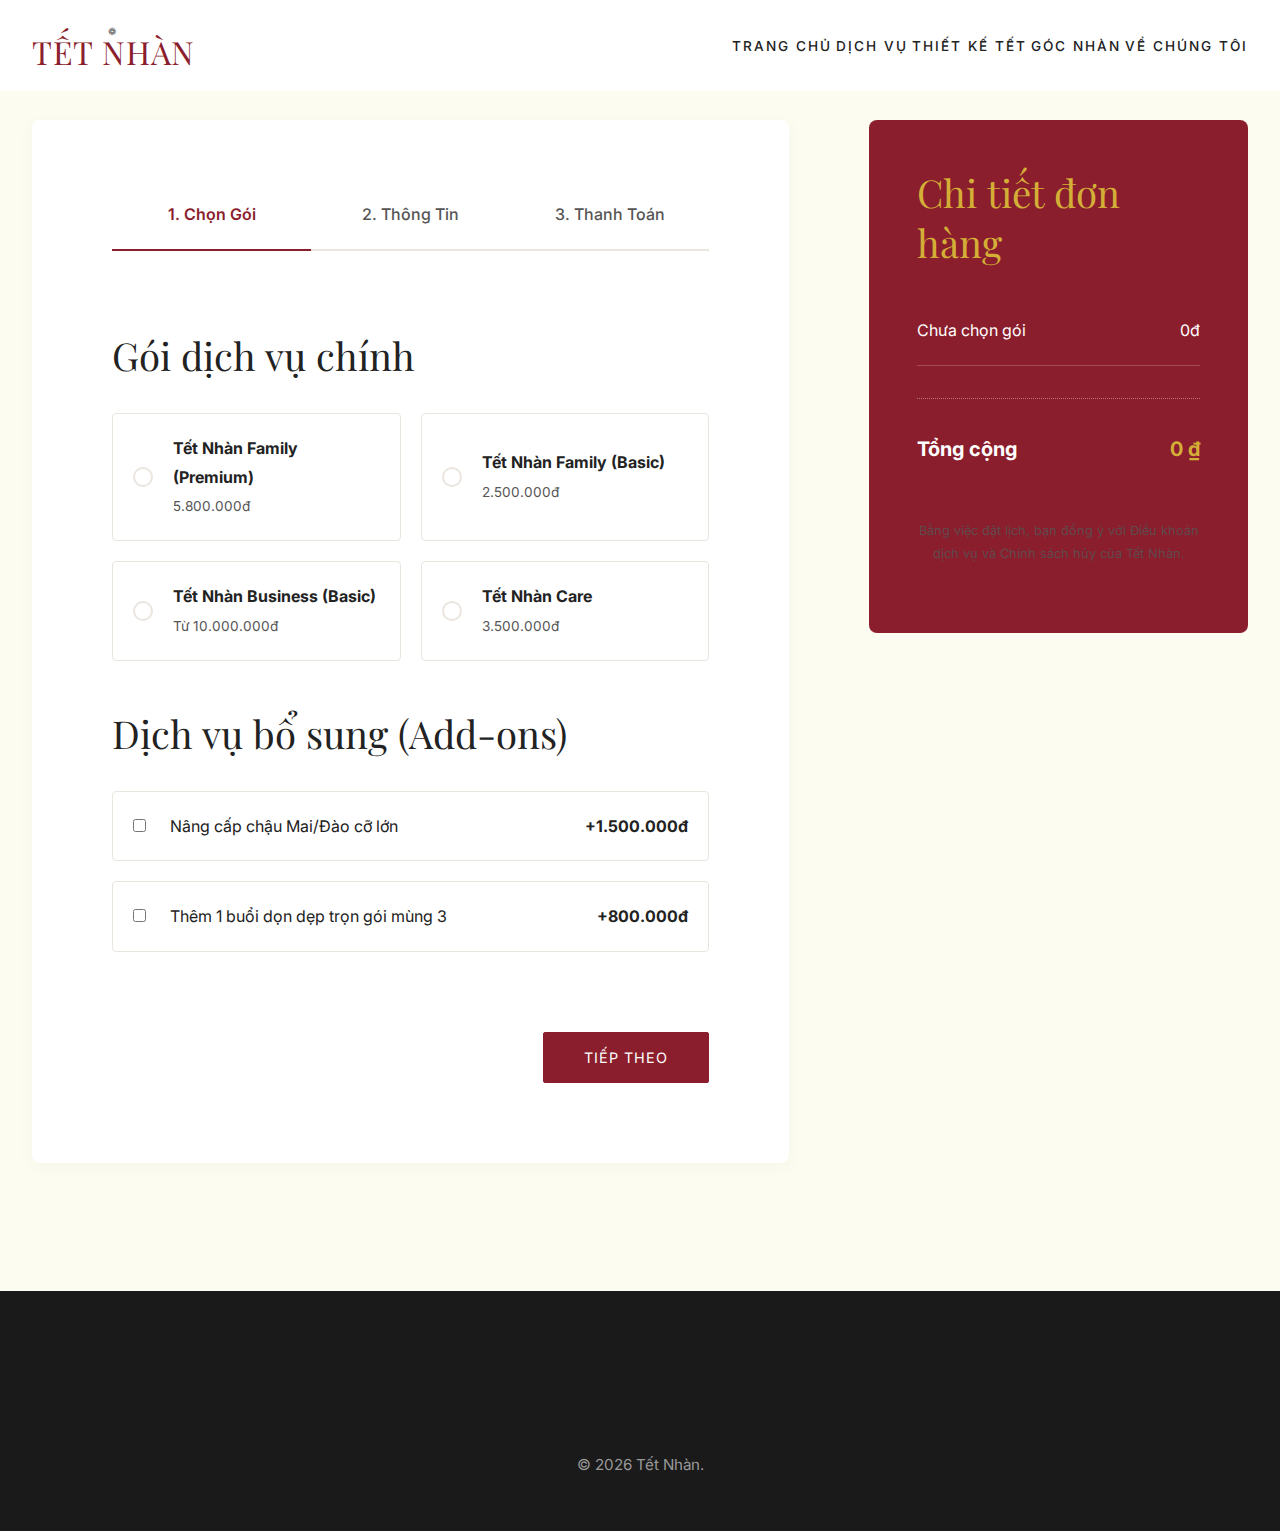
<file: booking.html>
<!DOCTYPE html>
<html lang="vi">

<head>
    <meta charset="UTF-8">
    <meta name="viewport" content="width=device-width, initial-scale=1.0">
    <title>Đặt Lịch Dịch Vụ | Tết Nhàn</title>

    <link rel="preconnect" href="https://fonts.googleapis.com">
    <link rel="preconnect" href="https://fonts.gstatic.com" crossorigin>
    <link
        href="https://fonts.googleapis.com/css2?family=Inter:wght@300;400;500;600&family=Playfair+Display:wght@400;600;700&display=swap"
        rel="stylesheet">

    <link rel="stylesheet" href="css/style.css">
    <link rel="stylesheet" href="css/components.css">
    <style>
        .booking-layout {
            display: grid;
            grid-template-columns: 2fr 1fr;
            gap: var(--spacing-xl);
        }

        @media (max-width: 992px) {
            .booking-layout {
                grid-template-columns: 1fr;
            }
        }

        .booking-form {
            background: var(--white);
            padding: var(--spacing-xl);
            border-radius: var(--radius-lg);
            box-shadow: var(--shadow-sm);
        }

        .booking-summary {
            background: var(--primary-red);
            color: var(--white);
            padding: var(--spacing-lg);
            border-radius: var(--radius-lg);
            position: sticky;
            top: 100px;
        }

        .summary-item {
            display: flex;
            justify-content: space-between;
            margin-bottom: var(--spacing-sm);
            padding-bottom: var(--spacing-sm);
            border-bottom: 1px solid rgba(255, 255, 255, 0.2);
        }

        .step-indicator {
            display: flex;
            margin-bottom: var(--spacing-xl);
            border-bottom: 2px solid var(--border-color);
            padding-bottom: var(--spacing-sm);
        }

        .step-item {
            flex: 1;
            text-align: center;
            color: var(--text-light);
            font-weight: 500;
            position: relative;
        }

        .step-item.active {
            color: var(--primary-red);
            font-weight: 600;
        }

        .step-item.active::after {
            content: '';
            position: absolute;
            bottom: calc(-1 * var(--spacing-sm) - 2px);
            left: 0;
            width: 100%;
            height: 2px;
            background: var(--primary-red);
        }

        .radio-card {
            border: 1px solid var(--border-color);
            border-radius: var(--radius-md);
            padding: var(--spacing-sm);
            cursor: pointer;
            display: flex;
            align-items: center;
            gap: var(--spacing-sm);
            transition: all 0.2s;
        }

        .radio-card:hover {
            border-color: var(--primary-gold);
            background: var(--bg-cream);
        }

        .radio-card input {
            display: none;
        }

        .radio-card.selected {
            border-color: var(--primary-red);
            background: rgba(139, 30, 45, 0.05);
            box-shadow: 0 0 0 1px var(--primary-red);
        }

        .radio-card .custom-radio {
            width: 20px;
            height: 20px;
            border: 2px solid var(--border-color);
            border-radius: 50%;
            display: flex;
            justify-content: center;
            align-items: center;
        }

        .radio-card.selected .custom-radio::after {
            content: '';
            width: 10px;
            height: 10px;
            background: var(--primary-red);
            border-radius: 50%;
        }

        /* Addon checkbox styling */
        .addon-card {
            display: flex;
            justify-content: space-between;
            align-items: center;
            padding: var(--spacing-sm);
            border: 1px solid var(--border-color);
            border-radius: var(--radius-md);
            margin-bottom: var(--spacing-sm);
            cursor: pointer;
        }

        .addon-card:hover {
            border-color: var(--primary-gold);
        }

        .addon-card input {
            margin-right: var(--spacing-sm);
        }
    </style>
</head>

<body style="background-color: var(--bg-cream);">

    <!-- Header -->
    <header class="header">
        <div class="container nav-container">
            <a href="index.html" class="logo">
                <span class="logo-icon">❁</span> Tết Nhàn
            </a>
            <nav class="nav-links" id="nav-links">
                <a href="index.html" class="nav-link">Trang Chủ</a>
                <a href="services.html" class="nav-link">Dịch Vụ</a>
                <a href="quiz.html" class="nav-link">Thiết Kế Tết</a>
                <a href="blog.html" class="nav-link">Góc Nhàn</a>
                <a href="about.html" class="nav-link">Về Chúng Tôi</a>
            </nav>
            <button class="mobile-menu-btn" id="mobile-menu-btn">☰</button>
        </div>
    </header>

    <main style="padding-top: 120px; padding-bottom: var(--spacing-xxl);">
        <div class="container">
            <div class="booking-layout">

                <!-- Booking Form Left -->
                <div class="booking-form">
                    <div class="step-indicator">
                        <div class="step-item active">1. Chọn Gói</div>
                        <div class="step-item">2. Thông Tin</div>
                        <div class="step-item">3. Thanh Toán</div>
                    </div>

                    <form id="booking-form">
                        <!-- Step 1: Package Selection -->
                        <div id="step-1">
                            <h3 style="margin-bottom: var(--spacing-md);">Gói dịch vụ chính</h3>
                            <div class="grid grid-cols-2 sm:grid-cols-1 gap-sm"
                                style="margin-bottom: var(--spacing-lg);">
                                <label class="radio-card">
                                    <input type="radio" name="plan" value="family_premium" data-price="5800000"
                                        data-name="Tết Nhàn Family (Premium)">
                                    <div class="custom-radio"></div>
                                    <div>
                                        <strong style="display:block;">Tết Nhàn Family (Premium)</strong>
                                        <span style="font-size: 0.85rem; color: var(--text-light);">5.800.000đ</span>
                                    </div>
                                </label>

                                <label class="radio-card">
                                    <input type="radio" name="plan" value="family_basic" data-price="2500000"
                                        data-name="Tết Nhàn Family (Basic)">
                                    <div class="custom-radio"></div>
                                    <div>
                                        <strong style="display:block;">Tết Nhàn Family (Basic)</strong>
                                        <span style="font-size: 0.85rem; color: var(--text-light);">2.500.000đ</span>
                                    </div>
                                </label>

                                <label class="radio-card">
                                    <input type="radio" name="plan" value="biz_basic" data-price="10000000"
                                        data-name="Tết Nhàn Business (Basic)">
                                    <div class="custom-radio"></div>
                                    <div>
                                        <strong style="display:block;">Tết Nhàn Business (Basic)</strong>
                                        <span style="font-size: 0.85rem; color: var(--text-light);">Từ
                                            10.000.000đ</span>
                                    </div>
                                </label>

                                <label class="radio-card">
                                    <input type="radio" name="plan" value="care" data-price="3500000"
                                        data-name="Tết Nhàn Care">
                                    <div class="custom-radio"></div>
                                    <div>
                                        <strong style="display:block;">Tết Nhàn Care</strong>
                                        <span style="font-size: 0.85rem; color: var(--text-light);">3.500.000đ</span>
                                    </div>
                                </label>
                            </div>

                            <h3 style="margin-bottom: var(--spacing-md);">Dịch vụ bổ sung (Add-ons)</h3>
                            <label class="addon-card">
                                <div>
                                    <input type="checkbox" name="addons" value="cay_canh" data-price="1500000"
                                        data-name="Nâng cấp chậu Mai/Đào cỡ lớn">
                                    <span>Nâng cấp chậu Mai/Đào cỡ lớn</span>
                                </div>
                                <strong>+1.500.000đ</strong>
                            </label>
                            <label class="addon-card">
                                <div>
                                    <input type="checkbox" name="addons" value="don_dep" data-price="800000"
                                        data-name="Thêm 1 buổi dọn dẹp mùng 3">
                                    <span>Thêm 1 buổi dọn dẹp trọn gói mùng 3</span>
                                </div>
                                <strong>+800.000đ</strong>
                            </label>

                            <div style="text-align: right; margin-top: var(--spacing-xl);">
                                <button type="button" class="btn btn-primary" id="btn-to-step-2">Tiếp theo</button>
                            </div>
                        </div>

                        <!-- Step 2: Information -->
                        <div id="step-2" style="display: none;">
                            <h3 style="margin-bottom: var(--spacing-md);">Thông tin liên hệ & Thời gian</h3>

                            <div class="grid grid-cols-2 gap-sm">
                                <div class="form-group">
                                    <label class="form-label">Họ và tên *</label>
                                    <input type="text" class="form-control" placeholder="Nguyễn Văn A" required>
                                </div>
                                <div class="form-group">
                                    <label class="form-label">Số điện thoại *</label>
                                    <input type="tel" class="form-control" placeholder="090 123 4567" required>
                                </div>
                            </div>

                            <div class="form-group">
                                <label class="form-label">Địa chỉ thực hiện dịch vụ *</label>
                                <input type="text" class="form-control"
                                    placeholder="Số nhà, Tên đường, Quận/Huyện, Thành phố" required>
                            </div>

                            <div class="grid grid-cols-2 gap-sm">
                                <div class="form-group">
                                    <label class="form-label">Ngày thực hiện (dự kiến) *</label>
                                    <input type="date" class="form-control" required>
                                </div>
                                <div class="form-group">
                                    <label class="form-label">Giờ thực hiện</label>
                                    <select class="form-control">
                                        <option value="">-- Chọn khung giờ --</option>
                                        <option value="sáng">Sáng (08:00 - 12:00)</option>
                                        <option value="chiều">Chiều (13:00 - 17:00)</option>
                                    </select>
                                </div>
                            </div>

                            <div class="form-group">
                                <label class="form-label">Ghi chú thêm</label>
                                <textarea class="form-control" rows="3"
                                    placeholder="Ví dụ: Nhà có chó mèo, cần lưu ý khu vực ban công..."></textarea>
                            </div>

                            <div style="display: flex; justify-content: space-between; margin-top: var(--spacing-xl);">
                                <button type="button" class="btn btn-secondary" onclick="changeStep(1)">Quay
                                    lại</button>
                                <button type="button" class="btn btn-primary" id="btn-to-step-3">Tiếp tục thanh
                                    toán</button>
                            </div>
                        </div>

                        <!-- Step 3: Payment Mock -->
                        <div id="step-3" style="display: none;">
                            <h3 style="margin-bottom: var(--spacing-md);">Phương thức thanh toán</h3>

                            <p style="margin-bottom: var(--spacing-md); color: var(--text-light);">Vui lòng chọn phương
                                thức thanh toán để hoàn tất đặt lịch.</p>

                            <div class="grid grid-cols-1 gap-sm" style="margin-bottom: var(--spacing-lg);">
                                <label class="radio-card selected">
                                    <input type="radio" name="payment" value="transfer" checked>
                                    <div class="custom-radio"></div>
                                    <div>
                                        <strong style="display:block;">Chuyển khoản ngân hàng (Quét mã QR)</strong>
                                    </div>
                                </label>

                                <label class="radio-card">
                                    <input type="radio" name="payment" value="credit">
                                    <div class="custom-radio"></div>
                                    <div>
                                        <strong style="display:block;">Thẻ Tín dụng / Ghi nợ</strong>
                                    </div>
                                </label>

                                <label class="radio-card">
                                    <input type="radio" name="payment" value="momo">
                                    <div class="custom-radio"></div>
                                    <div>
                                        <strong style="display:block;">Ví MoMo / ZaloPay</strong>
                                    </div>
                                </label>
                            </div>

                            <div
                                style="background: var(--bg-cream); padding: var(--spacing-md); border-radius: var(--radius-md); text-align: center;">
                                <p>Chi tiết thanh toán sẽ được hiển thị ở bước tiếp theo.</p>
                            </div>

                            <div style="display: flex; justify-content: space-between; margin-top: var(--spacing-xl);">
                                <button type="button" class="btn btn-secondary" onclick="changeStep(2)">Quay
                                    lại</button>
                                <button type="submit" class="btn btn-primary"
                                    style="background-color: var(--primary-gold); color: var(--primary-red); font-weight: bold; font-size: 1.1rem;">HOÀN
                                    TẤT ĐẶT LỊCH</button>
                            </div>
                        </div>

                    </form>
                </div>

                <!-- Order Summary Right -->
                <div>
                    <div class="booking-summary">
                        <h3 style="color: var(--primary-gold); margin-bottom: var(--spacing-lg);">Chi tiết đơn hàng</h3>

                        <div class="summary-item">
                            <span id="summary-plan-name">Chưa chọn gói</span>
                            <span id="summary-plan-price">0đ</span>
                        </div>

                        <div id="summary-addons">
                            <!-- Addons injected here -->
                        </div>

                        <div class="summary-item"
                            style="border-top: 1px dotted rgba(255,255,255,0.4); margin-top: var(--spacing-md); padding-top: var(--spacing-md); border-bottom: none; font-size: 1.25rem;">
                            <strong>Tổng cộng</strong>
                            <strong style="color: var(--primary-gold);" id="summary-total">0đ</strong>
                        </div>

                        <p style="font-size: 0.8rem; margin-top: var(--spacing-md); opacity: 0.8; text-align: center;">
                            Bằng việc đặt lịch, bạn đồng ý với Điều khoản dịch vụ và Chính sách hủy của Tết Nhàn.</p>
                    </div>
                </div>

            </div>
        </div>
    </main>

    <!-- Footer -->
    <footer class="footer">
        <div class="container">
            <div class="footer-bottom" style="margin-top: 0; border-top: none;">
                <p>&copy; 2026 Tết Nhàn.</p>
            </div>
        </div>
    </footer>

    <script src="js/main.js"></script>
    <script src="js/booking.js"></script>
</body>

</html>
</file>
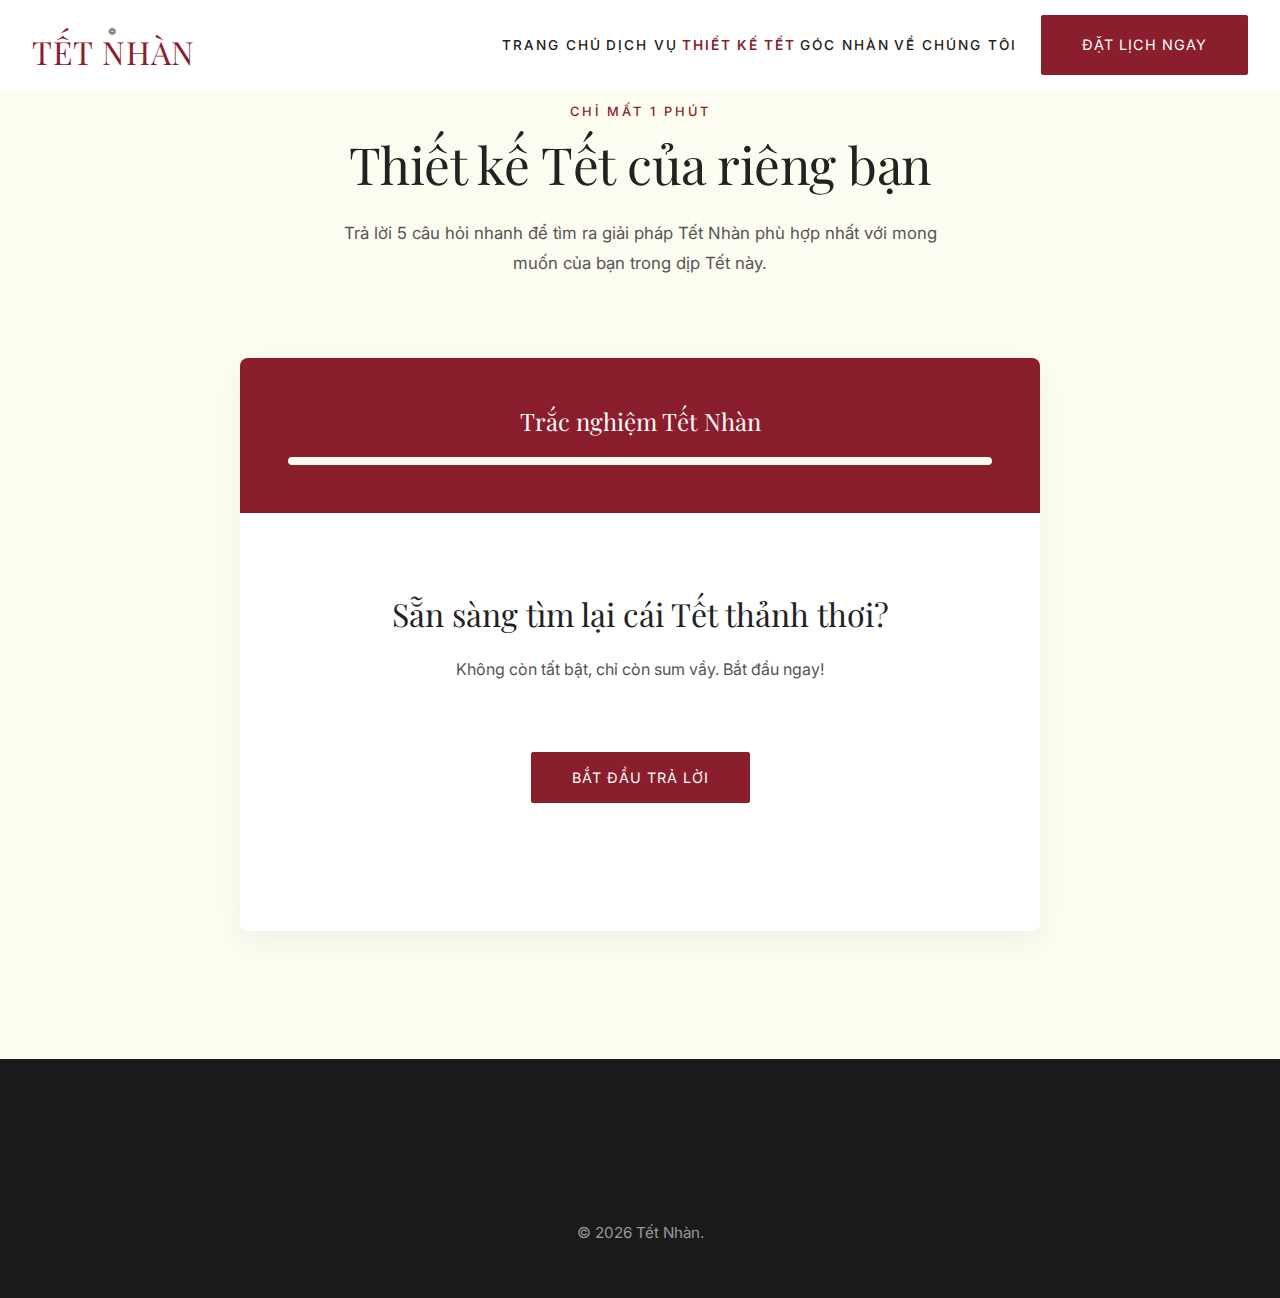
<file: quiz.html>
<!DOCTYPE html>
<html lang="vi">

<head>
    <meta charset="UTF-8">
    <meta name="viewport" content="width=device-width, initial-scale=1.0">
    <title>Thiết Kế Tết Của Bạn | Tết Nhàn</title>
    <meta name="description"
        content="Khám phá ngay gói dịch vụ Tết Nhàn phù hợp nhất với bạn chỉ qua 5 câu hỏi trắc nghiệm đơn giản.">

    <link rel="preconnect" href="https://fonts.googleapis.com">
    <link rel="preconnect" href="https://fonts.gstatic.com" crossorigin>
    <link
        href="https://fonts.googleapis.com/css2?family=Inter:wght@300;400;500;600&family=Playfair+Display:wght@400;600;700&display=swap"
        rel="stylesheet">

    <link rel="stylesheet" href="css/style.css">
    <link rel="stylesheet" href="css/components.css">
    <style>
        .quiz-container {
            max-width: 800px;
            margin: 0 auto;
            background: var(--white);
            border-radius: var(--radius-lg);
            box-shadow: var(--shadow-md);
            overflow: hidden;
        }

        .quiz-header {
            background: var(--primary-red);
            color: var(--white);
            padding: var(--spacing-lg);
            text-align: center;
        }

        .quiz-body {
            padding: var(--spacing-xl);
            min-height: 400px;
            display: flex;
            flex-direction: column;
            justify-content: center;
        }

        .quiz-question {
            font-size: 1.5rem;
            font-family: var(--font-heading);
            color: var(--primary-red);
            margin-bottom: var(--spacing-lg);
            text-align: center;
            display: none;
        }

        .quiz-question.active {
            display: block;
            animation: fadeIn 0.5s ease;
        }

        .quiz-options {
            display: grid;
            grid-template-columns: 1fr;
            gap: var(--spacing-sm);
        }

        .quiz-option {
            background: var(--bg-cream);
            border: 2px solid transparent;
            padding: 1rem;
            border-radius: var(--radius-md);
            cursor: pointer;
            font-weight: 500;
            transition: all var(--transition-fast);
            text-align: center;
        }

        .quiz-option:hover {
            background: var(--white);
            border-color: var(--primary-gold);
            transform: translateY(-2px);
        }

        .quiz-option.selected {
            background: var(--white);
            border-color: var(--primary-gold);
            box-shadow: 0 0 0 2px rgba(212, 175, 55, 0.2);
        }

        .quiz-footer {
            padding: var(--spacing-md) var(--spacing-xl);
            border-top: 1px solid var(--border-color);
            display: flex;
            justify-content: space-between;
            align-items: center;
        }

        .progress-bar-container {
            width: 100%;
            height: 8px;
            background: var(--bg-cream);
            border-radius: 4px;
            margin-top: var(--spacing-sm);
            overflow: hidden;
        }

        .progress-bar {
            height: 100%;
            background: var(--primary-gold);
            width: 20%;
            transition: width 0.3s ease;
        }

        /* Result styling */
        #quiz-result {
            display: none;
            text-align: center;
        }

        #quiz-result.active {
            display: block;
            animation: fadeIn 0.5s ease;
        }

        .result-card {
            background: var(--bg-cream);
            border: 1px solid var(--primary-gold);
            padding: var(--spacing-lg);
            border-radius: var(--radius-lg);
            margin-top: var(--spacing-md);
        }

        @keyframes fadeIn {
            from {
                opacity: 0;
                transform: translateY(10px);
            }

            to {
                opacity: 1;
                transform: translateY(0);
            }
        }
    </style>
</head>

<body style="background-color: var(--bg-cream);">

    <!-- Header -->
    <header class="header">
        <div class="container nav-container">
            <a href="index.html" class="logo">
                <span class="logo-icon">❁</span> Tết Nhàn
            </a>
            <nav class="nav-links" id="nav-links">
                <a href="index.html" class="nav-link">Trang Chủ</a>
                <a href="services.html" class="nav-link">Dịch Vụ</a>
                <a href="quiz.html" class="nav-link" style="color: var(--primary-red); font-weight: 600;">Thiết Kế
                    Tết</a>
                <a href="blog.html" class="nav-link">Góc Nhàn</a>
                <a href="about.html" class="nav-link">Về Chúng Tôi</a>
                <a href="booking.html" class="btn btn-primary" style="margin-left: var(--spacing-sm);">Đặt Lịch Ngay</a>
            </nav>
            <button class="mobile-menu-btn" id="mobile-menu-btn">☰</button>
        </div>
    </header>

    <main style="padding-top: 100px; padding-bottom: var(--spacing-xxl);">
        <div class="container">
            <div class="section-header">
                <span class="section-subtitle">Chỉ mất 1 phút</span>
                <h2>Thiết kế Tết của riêng bạn</h2>
                <p style="max-width: 600px; margin: 0 auto;">Trả lời 5 câu hỏi nhanh để tìm ra giải pháp Tết Nhàn phù
                    hợp nhất với mong muốn của bạn trong dịp Tết này.</p>
            </div>

            <div class="quiz-container">
                <div class="quiz-header">
                    <h3 style="color: var(--white); margin: 0; font-size: 1.5rem;" id="quiz-title">Câu 1/5</h3>
                    <div class="progress-bar-container">
                        <div class="progress-bar" id="progress-bar"></div>
                    </div>
                </div>

                <div class="quiz-body">
                    <!-- Intro -->
                    <div id="quiz-intro" class="quiz-question active">
                        <h3 style="font-size: 2rem;">Sẵn sàng tìm lại cái Tết thảnh thơi?</h3>
                        <p
                            style="color: var(--text-light); font-family: var(--font-body); font-size: 1rem; margin-top: var(--spacing-sm);">
                            Không còn tất bật, chỉ còn sum vầy. Bắt đầu ngay!</p>
                        <button class="btn btn-primary" id="btn-start" style="margin-top: var(--spacing-lg);">Bắt đầu
                            trả lời</button>
                    </div>

                    <!-- Question 1 -->
                    <div id="q1" class="quiz-question">
                        Q1: Gia đình bạn có khoảng bao nhiêu người sẽ ăn Tết cùng nhau?
                        <div class="quiz-options" style="margin-top: var(--spacing-md); font-family: var(--font-body);">
                            <div class="quiz-option" data-value="small" data-q="1">1-3 người (Gia đình nhỏ)</div>
                            <div class="quiz-option" data-value="medium" data-q="1">4-6 người (Gia đình tiêu chuẩn)
                            </div>
                            <div class="quiz-option" data-value="large" data-q="1">Trên 7 người (Đại gia đình)</div>
                            <div class="quiz-option" data-value="business" data-q="1">Tôi đại diện cho Doanh nghiệp/Công
                                ty</div>
                        </div>
                    </div>

                    <!-- Question 2 -->
                    <div id="q2" class="quiz-question">
                        Q2: Kế hoạch của bạn trong dịp Tết này là gì?
                        <div class="quiz-options" style="margin-top: var(--spacing-md); font-family: var(--font-body);">
                            <div class="quiz-option" data-value="home" data-q="2">Đón Tết tại nhà, quây quần bên mâm cơm
                            </div>
                            <div class="quiz-option" data-value="hometown" data-q="2">Về quê dài ngày (Trên 3 ngày)
                            </div>
                            <div class="quiz-option" data-value="travel" data-q="2">Đi du lịch du xuân dài ngày</div>
                        </div>
                    </div>

                    <!-- Question 3 -->
                    <div id="q3" class="quiz-question">
                        Q3: Bạn có dự định tiếp đón nhiều khách hoặc đối tác tại nhà không?
                        <div class="quiz-options" style="margin-top: var(--spacing-md); font-family: var(--font-body);">
                            <div class="quiz-option" data-value="no" data-q="3">Không, chỉ anh em họ hàng thân thiết
                            </div>
                            <div class="quiz-option" data-value="yes" data-q="3">Có, nhiều bạn bè và đối tác quan trọng
                            </div>
                        </div>
                    </div>

                    <!-- Question 4 -->
                    <div id="q4" class="quiz-question">
                        Q4: Ngân sách dự kiến cho việc thuê dịch vụ hỗ trợ Tết?
                        <div class="quiz-options" style="margin-top: var(--spacing-md); font-family: var(--font-body);">
                            <div class="quiz-option" data-value="low" data-q="4">Dưới 5 triệu (Cơ bản gọn nhẹ)</div>
                            <div class="quiz-option" data-value="med" data-q="4">5 triệu - 10 triệu (Tiêu chuẩn, đầy đủ)
                            </div>
                            <div class="quiz-option" data-value="high" data-q="4">Trên 10 triệu (Cao cấp, đặc quyền)
                            </div>
                        </div>
                    </div>

                    <!-- Question 5 -->
                    <div id="q5" class="quiz-question">
                        Q5: Mong muốn lớn nhất của bạn trong dịp Tết này là gì?
                        <div class="quiz-options" style="margin-top: var(--spacing-md); font-family: var(--font-body);">
                            <div class="quiz-option" data-value="relax" data-q="5">Ngơi nghỉ hoàn toàn, nhẹ lo toan
                            </div>
                            <div class="quiz-option" data-value="traditional" data-q="5">Trọn vẹn nghi lễ tâm linh
                                truyền thống</div>
                            <div class="quiz-option" data-value="luxury" data-q="5">Riêng tư, sang trọng, có người phục
                                vụ chuẩn sao</div>
                            <div class="quiz-option" data-value="safe" data-q="5">Giữ an toàn nhà cửa, thú cưng khi vắng
                                nhà</div>
                        </div>
                    </div>

                    <!-- Result -->
                    <div id="quiz-result">
                        <h2 style="color: var(--primary-gold);">Tuyệt vời! Chúng tôi đã tìm ra giải pháp cho bạn</h2>
                        <p>Dựa trên câu trả lời, đây là lựa chọn hoàn hảo nhất để Tết này của bạn thực sự là "Tết Nhàn":
                        </p>

                        <div class="result-card">
                            <span class="badge"
                                style="background: var(--primary-gold); color: var(--primary-red); margin-bottom: var(--spacing-sm);">Gợi
                                ý hàng đầu</span>
                            <h3 id="result-title" style="font-size: 2rem; margin-bottom: 0.5rem;">Tết Nhàn Family
                                (Premium)</h3>
                            <p id="result-desc" style="font-size: 1.1rem; margin-bottom: var(--spacing-md);">Tổng vệ
                                sinh nhà cửa, trang trí mai đào và mâm cỗ Tât niên 6 món. Phù hợp cho gia đình tiêu
                                chuẩn muốn đón Tết tại nhà.</p>
                            <div class="flex justify-center gap-sm">
                                <a href="#" id="result-link" class="btn btn-primary">Đặt dịch vụ ngay</a>
                                <button class="btn btn-outline-gold" id="btn-restart">Làm lại</button>
                            </div>
                        </div>
                    </div>
                </div>

                <div class="quiz-footer" id="quiz-controls" style="display: none;">
                    <button class="btn btn-secondary" id="btn-prev" disabled>Quay lại</button>
                    <button class="btn btn-primary" id="btn-next" disabled>Tiếp theo</button>
                </div>
            </div>
        </div>
    </main>

    <!-- Footer -->
    <footer class="footer">
        <div class="container">
            <div class="footer-bottom" style="margin-top: 0; border-top: none;">
                <p>&copy; 2026 Tết Nhàn.</p>
            </div>
        </div>
    </footer>

    <script src="js/main.js"></script>
    <script src="js/quiz.js"></script>
</body>

</html>
</file>
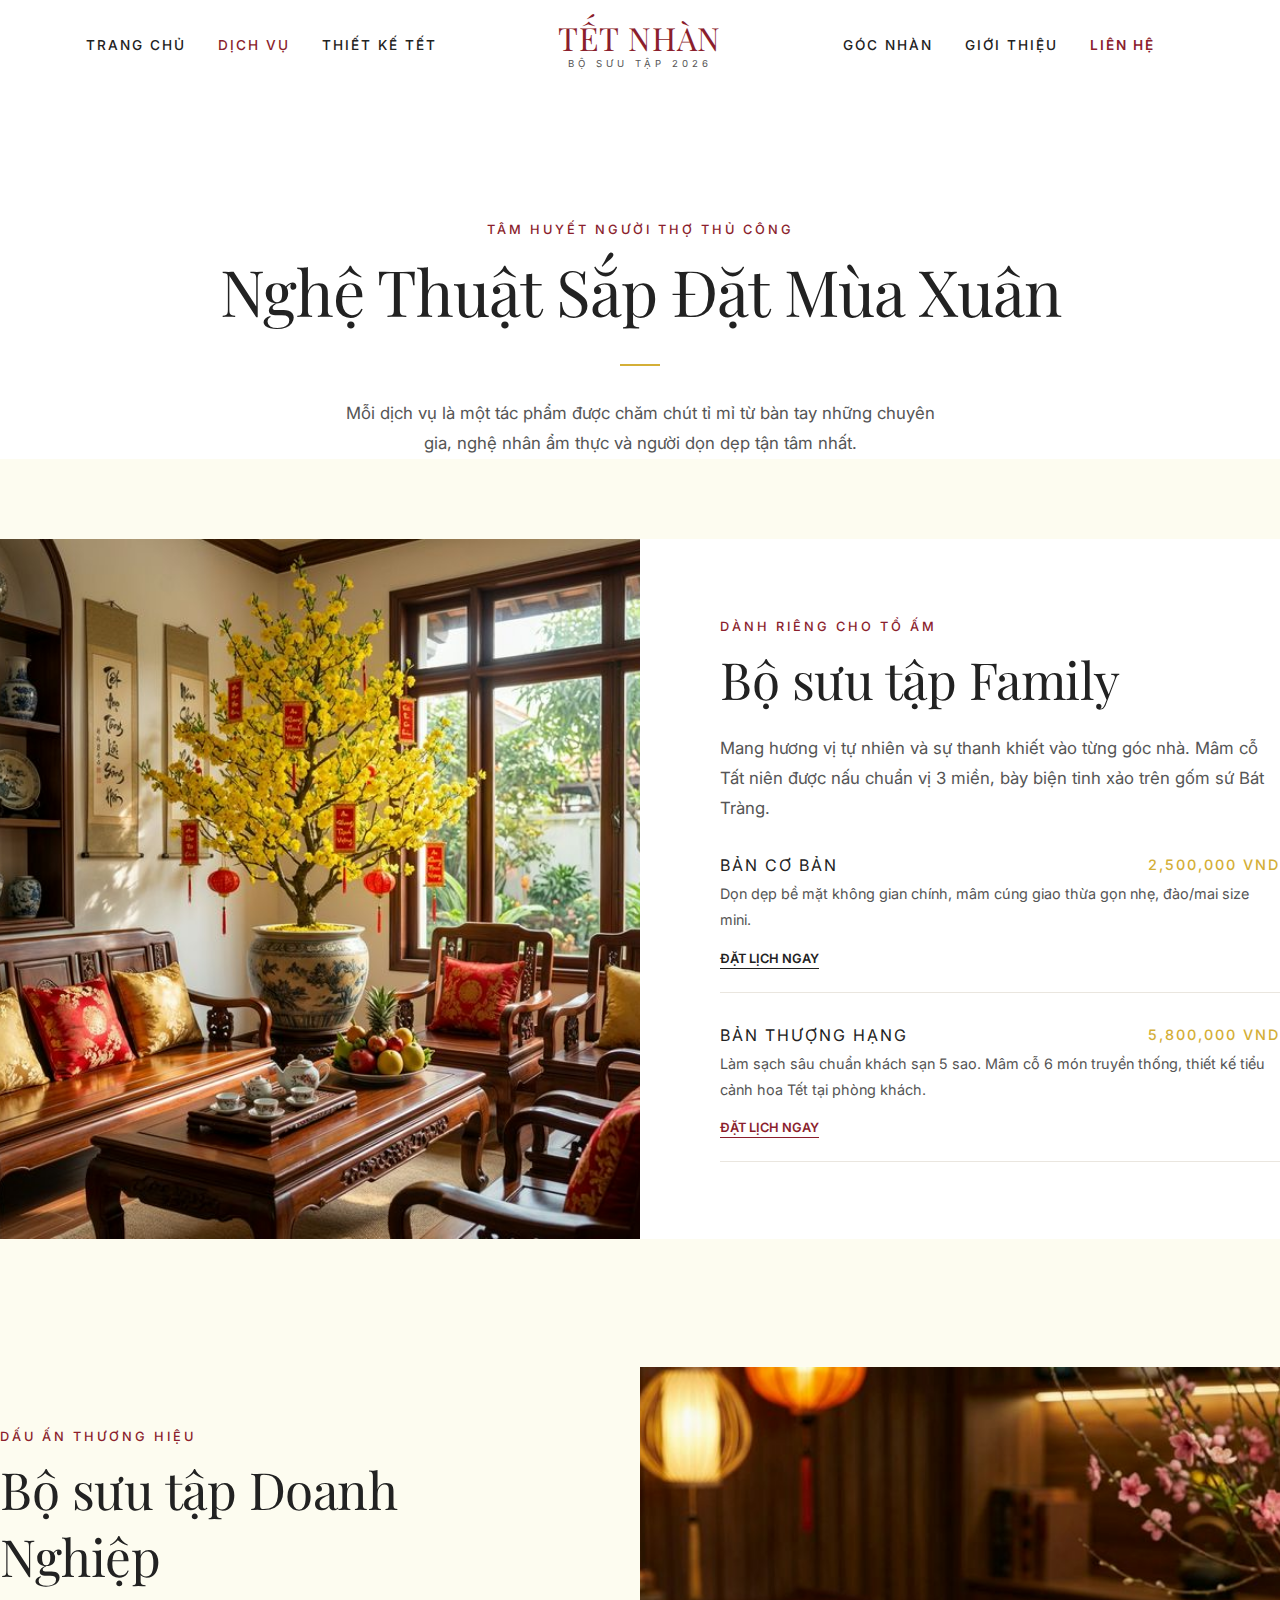
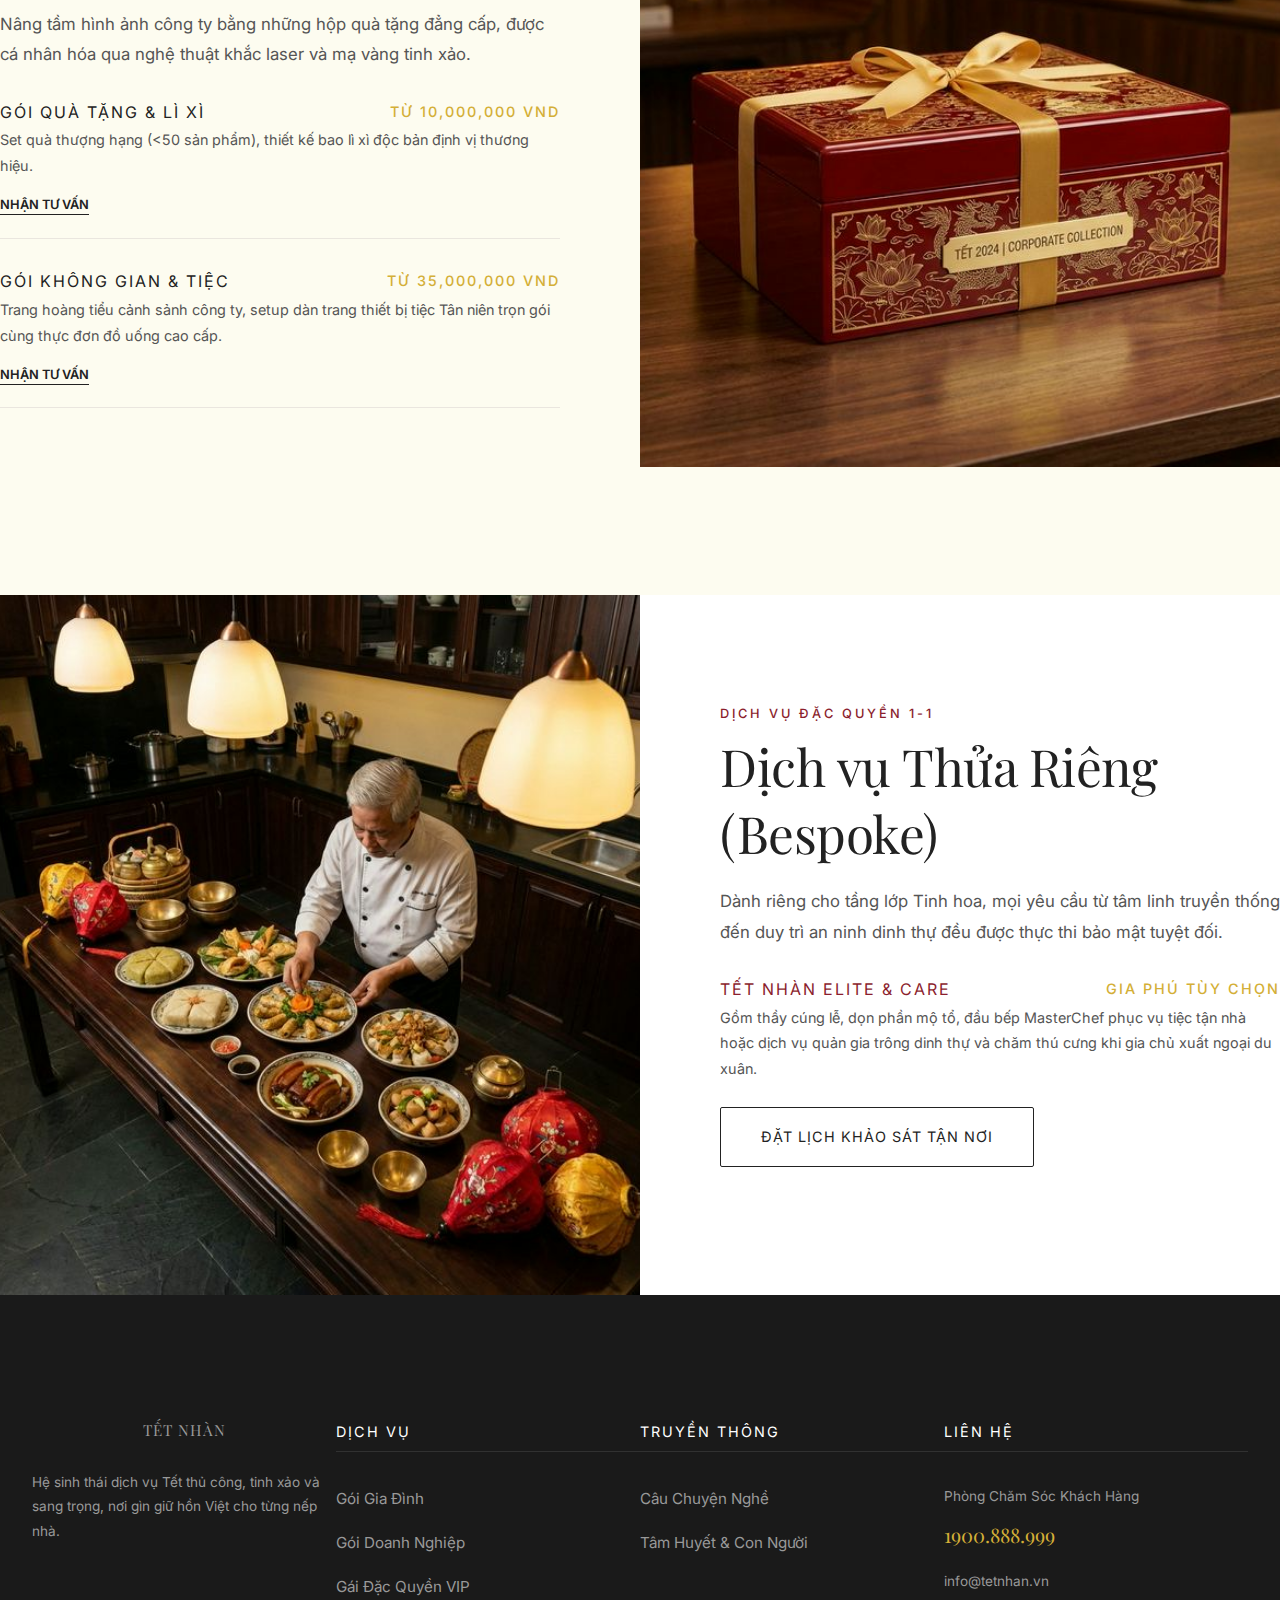
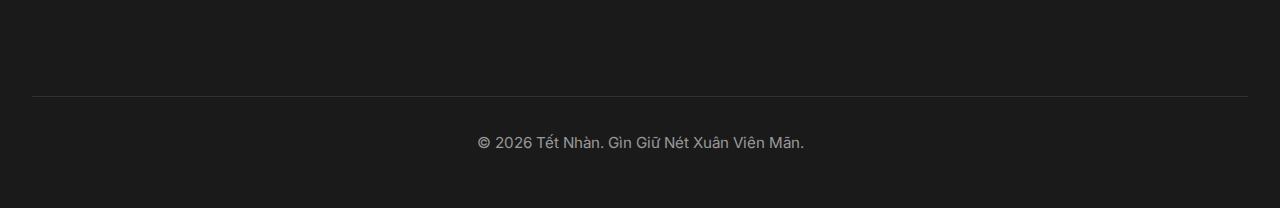
<file: services.html>
<!DOCTYPE html>
<html lang="vi">

<head>
    <meta charset="UTF-8">
    <meta name="viewport" content="width=device-width, initial-scale=1.0">
    <title>Bộ Sưu Tập Dịch Vụ | Tết Nhàn</title>

    <meta name="description"
        content="Khám phá các bộ sưu tập dịch vụ chuẩn bị Tết tinh xảo dành cho gia đình và doanh nghiệp.">

    <link rel="preconnect" href="https://fonts.googleapis.com">
    <link rel="preconnect" href="https://fonts.gstatic.com" crossorigin>
    <link
        href="https://fonts.googleapis.com/css2?family=Inter:wght@300;400;500;600&family=Playfair+Display:ital,wght@0,400;0,600;1,400;1,600&display=swap"
        rel="stylesheet">

    <link rel="stylesheet" href="css/style.css">
    <link rel="stylesheet" href="css/components.css">

    <style>
        /* Catalog specific styles */
        .catalog-header {
            padding: var(--spacing-xxl) 0 0 0;
            text-align: center;
            background-color: var(--white);
        }

        .catalog-item {
            display: grid;
            grid-template-columns: 1fr 1fr;
            align-items: center;
            gap: 0;
            /* Flush design */
            margin-bottom: var(--spacing-xxl);
        }

        .catalog-item:nth-child(even) {
            grid-template-columns: 1fr 1fr;
        }

        .catalog-item:nth-child(even) .catalog-image {
            order: 2;
        }

        .catalog-item:nth-child(even) .catalog-content {
            order: 1;
            padding-right: var(--spacing-xl);
            padding-left: 0;
        }

        .catalog-image {
            height: 700px;
            overflow: hidden;
        }

        .catalog-image img {
            width: 100%;
            height: 100%;
            object-fit: cover;
            transition: transform 1.5s ease;
        }

        .catalog-image:hover img {
            transform: scale(1.05);
        }

        .catalog-content {
            padding-left: var(--spacing-xl);
        }

        .tier-list {
            margin-top: var(--spacing-md);
            display: flex;
            flex-direction: column;
            gap: var(--spacing-md);
        }

        .tier-item {
            border-bottom: 1px solid var(--border-color);
            padding-bottom: var(--spacing-sm);
        }

        .tier-item h4 {
            font-family: var(--font-body);
            font-size: 1rem;
            text-transform: uppercase;
            letter-spacing: 2px;
            margin-bottom: 5px;
            display: flex;
            justify-content: space-between;
            align-items: center;
        }

        .tier-price {
            color: var(--primary-gold);
            font-weight: 500;
            font-size: 0.9rem;
        }

        .tier-desc {
            font-size: 0.9rem;
            color: var(--text-light);
            margin-bottom: 10px;
        }

        @media (max-width: 992px) {

            .catalog-item,
            .catalog-item:nth-child(even) {
                grid-template-columns: 1fr;
            }

            .catalog-image {
                height: 400px;
                order: 1 !important;
            }

            .catalog-content {
                order: 2 !important;
                padding: var(--spacing-lg) 0 !important;
            }
        }
    </style>
</head>

<body style="background: var(--bg-cream);">

    <!-- Header -->
    <header class="header">
        <div class="container nav-container">
            <nav class="nav-menu" style="flex: 1; justify-content: flex-end; gap: var(--spacing-md);">
                <a href="index.html" class="nav-link">Trang Chủ</a>
                <a href="services.html" class="nav-link active">Dịch Vụ</a>
                <a href="quiz.html" class="nav-link">Thiết Kế Tết</a>
            </nav>

            <a href="index.html" class="logo" style="flex: 1; text-align: center;">
                TẾT NHÀN
                <span>Bộ sưu tập 2026</span>
            </a>

            <nav class="nav-menu" style="flex: 1; justify-content: flex-start; gap: var(--spacing-md);">
                <a href="blog.html" class="nav-link">Góc Nhàn</a>
                <a href="about.html" class="nav-link">Giới Thiệu</a>
                <a href="booking.html" class="nav-link" style="color: var(--primary-red); font-weight: 600;">Liên Hệ</a>
            </nav>

            <button class="mobile-menu-btn" id="mobile-menu-btn">☰</button>
        </div>
    </header>

    <main style="padding-top: 90px; padding-bottom: 0;">

        <div class="catalog-header">
            <div class="container">
                <span class="section-subtitle">Tâm huyết người thợ thủ công</span>
                <h1 style="margin-bottom: var(--spacing-md);">Nghệ Thuật Sắp Đặt Mùa Xuân</h1>
                <div class="heading-decorator"></div>
                <p style="max-width: 600px; margin: 0 auto var(--spacing-xl);">Mỗi dịch vụ là một tác phẩm được chăm
                    chút tỉ mỉ từ bàn tay những chuyên gia, nghệ nhân ẩm thực và người dọn dẹp tận tâm nhất.</p>
            </div>
        </div>

        <!-- Catalog Flow -->
        <div class="container" style="max-width: 1400px; padding: 0;">

            <!-- Family Item -->
            <article class="catalog-item" id="family" style="background: var(--white);">
                <div class="catalog-image">
                    <img src="images/tet_family_service_1771730659706.png" alt="Tết Nhàn Family">
                </div>
                <div class="catalog-content">
                    <span class="section-subtitle">Dành riêng cho tổ ấm</span>
                    <h2>Bộ sưu tập Family</h2>
                    <p>Mang hương vị tự nhiên và sự thanh khiết vào từng góc nhà. Mâm cỗ Tất niên được nấu chuẩn vị 3
                        miền, bày biện tinh xảo trên gốm sứ Bát Tràng.</p>

                    <div class="tier-list">
                        <div class="tier-item">
                            <h4>Bản Cơ Bản <span class="tier-price">2,500,000 VND</span></h4>
                            <p class="tier-desc">Dọn dẹp bề mặt không gian chính, mâm cúng giao thừa gọn nhẹ, đào/mai
                                size mini.</p>
                            <a href="booking.html?plan=family_basic"
                                style="font-size:0.8rem; text-transform:uppercase; font-weight:600; color:var(--text-dark); border-bottom: 1px solid var(--text-dark); padding-bottom: 2px;">Đặt
                                lịch ngay</a>
                        </div>

                        <div class="tier-item">
                            <h4>Bản Thượng Hạng <span class="tier-price">5,800,000 VND</span></h4>
                            <p class="tier-desc">Làm sạch sâu chuẩn khách sạn 5 sao. Mâm cỗ 6 món truyền thống, thiết kế
                                tiểu cảnh hoa Tết tại phòng khách.</p>
                            <a href="booking.html?plan=family_premium"
                                style="font-size:0.8rem; text-transform:uppercase; font-weight:600; color:var(--primary-red); border-bottom: 1px solid var(--primary-red); padding-bottom: 2px;">Đặt
                                lịch ngay</a>
                        </div>
                    </div>
                </div>
            </article>

            <!-- Business Item -->
            <article class="catalog-item" id="business" style="background: var(--bg-cream);">
                <div class="catalog-image">
                    <img src="images/tet_business_gifts_1771730679615.png" alt="Tết Nhàn Business">
                </div>
                <div class="catalog-content">
                    <span class="section-subtitle">Dấu ấn thương hiệu</span>
                    <h2>Bộ sưu tập Doanh Nghiệp</h2>
                    <p>Nâng tầm hình ảnh công ty bằng những hộp quà tặng đẳng cấp, được cá nhân hóa qua nghệ thuật khắc
                        laser và mạ vàng tinh xảo.</p>

                    <div class="tier-list">
                        <div class="tier-item">
                            <h4>Gói Quà Tặng & Lì Xì <span class="tier-price">Từ 10,000,000 VND</span></h4>
                            <p class="tier-desc">Set quà thượng hạng (<50 sản phẩm), thiết kế bao lì xì độc bản định vị
                                    thương hiệu.</p>
                                    <a href="booking.html?plan=biz_basic"
                                        style="font-size:0.8rem; text-transform:uppercase; font-weight:600; color:var(--text-dark); border-bottom: 1px solid var(--text-dark); padding-bottom: 2px;">Nhận
                                        tư vấn</a>
                        </div>

                        <div class="tier-item">
                            <h4>Gói Không Gian & Tiệc <span class="tier-price">Từ 35,000,000 VND</span></h4>
                            <p class="tier-desc">Trang hoàng tiểu cảnh sảnh công ty, setup dàn trang thiết bị tiệc Tân
                                niên trọn gói cùng thực đơn đồ uống cao cấp.</p>
                            <a href="booking.html?plan=biz_premium"
                                style="font-size:0.8rem; text-transform:uppercase; font-weight:600; color:var(--text-dark); border-bottom: 1px solid var(--text-dark); padding-bottom: 2px;">Nhận
                                tư vấn</a>
                        </div>
                    </div>
                </div>
            </article>

            <!-- Elite/Care Item -->
            <article class="catalog-item" id="elite" style="background: var(--white); margin-bottom: 0;">
                <div class="catalog-image">
                    <img src="images/tet_elite_service_1771730705463.png" alt="Tết Nhàn VIP">
                </div>
                <div class="catalog-content">
                    <span class="section-subtitle">Dịch vụ đặc quyền 1-1</span>
                    <h2>Dịch vụ Thửa Riêng (Bespoke)</h2>
                    <p>Dành riêng cho tầng lớp Tinh hoa, mọi yêu cầu từ tâm linh truyền thống đến duy trì an ninh dinh
                        thự đều được thực thi bảo mật tuyệt đối.</p>

                    <div class="tier-list">
                        <div class="tier-item" style="border: none;">
                            <h4 style="color: var(--primary-red);">Tết Nhàn Elite & Care<span class="tier-price">Gia Phú
                                    Tùy Chọn</span></h4>
                            <p class="tier-desc">Gồm thầy cúng lễ, dọn phần mộ tổ, đầu bếp MasterChef phục vụ tiệc tận
                                nhà hoặc dịch vụ quản gia trông dinh thự và chăm thú cưng khi gia chủ xuất ngoại du
                                xuân.</p>
                            <a href="booking.html?plan=care" class="btn btn-secondary" style="margin-top: 15px;">Đặt
                                Lịch Khảo Sát Tận Nơi</a>
                        </div>
                    </div>
                </div>
            </article>

        </div>
    </main>

    <!-- Footer -->
    <footer class="footer">
        <!-- Same clean footer code as index -->
        <div class="container">
            <div class="grid grid-cols-4 md:grid-cols-2 sm:grid-cols-1 gap-xl">
                <div style="grid-column: span 1;">
                    <a href="index.html" class="logo footer-logo">TẾT NHÀN</a>
                    <p style="font-size: 0.85rem; line-height: 1.8; margin-top: var(--spacing-md);">Hệ sinh thái dịch vụ
                        Tết thủ công, tinh xảo và sang trọng, nơi gìn giữ hồn Việt cho từng nếp nhà.</p>
                </div>
                <div>
                    <h4>Dịch Vụ</h4>
                    <ul>
                        <li><a href="services.html#family">Gói Gia Đình</a></li>
                        <li><a href="services.html#business">Gói Doanh Nghiệp</a></li>
                        <li><a href="services.html#elite">Gái Đặc Quyền VIP</a></li>
                    </ul>
                </div>
                <div>
                    <h4>Truyền Thông</h4>
                    <ul>
                        <li><a href="blog.html">Câu Chuyện Nghề</a></li>
                        <li><a href="about.html">Tâm Huyết & Con Người</a></li>
                    </ul>
                </div>
                <div>
                    <h4>Liên Hệ</h4>
                    <p style="margin-bottom: 0.5rem; font-size: 0.85rem;">Phòng Chăm Sóc Khách Hàng</p>
                    <p
                        style="color: var(--primary-gold); font-size: 1.25rem; font-family: var(--font-heading); margin-bottom: 1rem;">
                        1900.888.999</p>
                    <p style="font-size: 0.85rem;">info@tetnhan.vn</p>
                </div>
            </div>
            <div class="footer-bottom">
                <p>&copy; 2026 Tết Nhàn. Gìn Giữ Nét Xuân Viên Mãn.</p>
            </div>
        </div>
    </footer>

    <script src="js/main.js"></script>
</body>

</html>
</file>
<file: css/style.css>
:root {
  /* Brand Colors - Quat Tu Tam Style */
  --primary-red: #8B1E2D;
  /* Deep elegant red / maroon */
  --primary-gold: #D4AF37;
  /* Metallic gold */
  --bg-cream: #FDFCF0;
  /* Very light, warm off-white (paper-like) */
  --bg-dark: #1A1A1A;

  /* Neutral Colors */
  --text-dark: #222222;
  --text-light: #555555;
  --white: #FFFFFF;
  --border-color: #EAE6DF;

  /* Typography */
  /* Using Playfair Display for Serifs (Headings) and Inter for crisp Sans-serif body */
  --font-heading: 'Playfair Display', Georgia, serif;
  --font-body: 'Inter', Helvetica, Arial, sans-serif;

  /* Spacing - Increased for more "breathing room" (luxury feel) */
  --spacing-xs: 0.5rem;
  /* 8px */
  --spacing-sm: 1.25rem;
  /* 20px */
  --spacing-md: 2rem;
  /* 32px */
  --spacing-lg: 3rem;
  /* 48px */
  --spacing-xl: 5rem;
  /* 80px */
  --spacing-xxl: 8rem;
  /* 128px */

  /* Border Radius - Very minimal/sharp for elegance */
  --radius-sm: 2px;
  --radius-md: 4px;
  --radius-lg: 8px;

  /* Shadows - Very subtle / almost flat */
  --shadow-sm: 0 4px 20px rgba(0, 0, 0, 0.03);
  --shadow-md: 0 10px 30px rgba(0, 0, 0, 0.05);

  /* Transitions */
  --transition-fast: 0.3s ease;
  --transition-normal: 0.5s ease-in-out;
}

/* CSS Reset */
*,
*::before,
*::after {
  box-sizing: border-box;
  margin: 0;
  padding: 0;
}

html {
  font-size: 16px;
  scroll-behavior: smooth;
}

body {
  font-family: var(--font-body);
  background-color: var(--white);
  /* Changed to stark white for the elegant contrast */
  color: var(--text-dark);
  line-height: 1.8;
  -webkit-font-smoothing: antialiased;
  -moz-osx-font-smoothing: grayscale;
}

/* Typography Base */
h1,
h2,
h3,
h4,
h5,
h6 {
  font-family: var(--font-heading);
  color: var(--text-dark);
  line-height: 1.3;
  margin-bottom: var(--spacing-sm);
  font-weight: 400;
  /* Lighter weight for elegance */
}

h1 {
  font-size: clamp(2.5rem, 5vw, 4.5rem);
  letter-spacing: -1px;
}

h2 {
  font-size: clamp(2rem, 4vw, 3.5rem);
  letter-spacing: -0.5px;
}

h3 {
  font-size: clamp(1.5rem, 3vw, 2.5rem);
}

h4 {
  font-size: clamp(1.25rem, 2vw, 1.75rem);
}

/* Decorative line below headings */
.heading-decorator {
  display: block;
  width: 40px;
  height: 2px;
  background-color: var(--primary-gold);
  margin: var(--spacing-sm) auto var(--spacing-md);
}

.heading-decorator.left {
  margin-left: 0;
}

p {
  margin-bottom: var(--spacing-sm);
  color: var(--text-light);
  font-size: 1.05rem;
  /* Slightly larger for readability */
}

a {
  color: var(--text-dark);
  text-decoration: none;
  transition: color var(--transition-fast);
}

a:hover {
  color: var(--primary-red);
}

img {
  max-width: 100%;
  height: auto;
  display: block;
}

/* Layout Utilities */
.container {
  width: 100%;
  max-width: 1300px;
  /* Wider container */
  margin: 0 auto;
  padding: 0 var(--spacing-md);
}

.section {
  padding: var(--spacing-xxl) 0;
}

.section-header {
  text-align: center;
  margin-bottom: var(--spacing-xl);
  max-width: 800px;
  margin-left: auto;
  margin-right: auto;
}

.section-subtitle {
  font-family: var(--font-body);
  color: var(--primary-red);
  text-transform: uppercase;
  letter-spacing: 3px;
  font-size: 0.8rem;
  font-weight: 500;
  display: block;
  margin-bottom: var(--spacing-xs);
}

.text-center {
  text-align: center;
}

/* Flexbox & Grid */
.flex {
  display: flex;
}

.flex-col {
  flex-direction: column;
}

.items-center {
  align-items: center;
}

.justify-between {
  justify-content: space-between;
}

.justify-center {
  justify-content: center;
}

.gap-sm {
  gap: var(--spacing-sm);
}

.gap-md {
  gap: var(--spacing-md);
}

.gap-lg {
  gap: var(--spacing-lg);
}

.grid {
  display: grid;
}

.grid-cols-1 {
  grid-template-columns: repeat(1, 1fr);
}

.grid-cols-2 {
  grid-template-columns: repeat(2, 1fr);
}

.grid-cols-3 {
  grid-template-columns: repeat(3, 1fr);
}

.grid-cols-4 {
  grid-template-columns: repeat(4, 1fr);
}

@media (max-width: 1024px) {
  .md\:grid-cols-2 {
    grid-template-columns: repeat(2, 1fr);
  }
}

@media (max-width: 768px) {
  .sm\:grid-cols-1 {
    grid-template-columns: repeat(1, 1fr);
  }

  .section {
    padding: var(--spacing-lg) 0;
  }

  h1 {
    font-size: clamp(2rem, 8vw, 2.5rem);
  }

  h2 {
    font-size: clamp(1.75rem, 6vw, 2rem);
  }

  .container {
    padding: 0 var(--spacing-sm);
  }

  .hero-title {
    font-size: clamp(2.5rem, 8vw, 3rem) !important;
  }
}

@media (max-width: 480px) {

  /* Phones */
  h1 {
    font-size: 2rem;
  }

  h2 {
    font-size: 1.5rem;
  }
}
</file>
<file: css/components.css>
/* Components: Elegant Buttons, Cards, Headers */

/* --- Buttons --- */
.btn {
    display: inline-flex;
    align-items: center;
    justify-content: center;
    padding: 1rem 2.5rem;
    font-family: var(--font-body);
    font-weight: 400;
    font-size: 0.9rem;
    letter-spacing: 1px;
    text-transform: uppercase;
    border-radius: var(--radius-sm);
    /* Sharp edges */
    border: 1px solid transparent;
    cursor: pointer;
    transition: all var(--transition-fast);
    text-align: center;
    position: relative;
    overflow: hidden;
    text-decoration: none;
}

.btn-primary {
    background-color: var(--primary-red);
    color: var(--white);
    border-color: var(--primary-red);
}

.btn-primary:hover {
    background-color: transparent;
    color: var(--primary-red);
}

.btn-secondary {
    background-color: transparent;
    color: var(--text-dark);
    border-color: var(--text-dark);
}

.btn-secondary:hover {
    background-color: var(--text-dark);
    color: var(--white);
}

.btn-outline {
    background-color: transparent;
    color: var(--white);
    border-color: var(--white);
}

.btn-outline:hover {
    background-color: var(--white);
    color: var(--text-dark);
}

/* Arrow inside button */
.btn .arrow {
    margin-left: 10px;
    transition: transform var(--transition-fast);
}

.btn:hover .arrow {
    transform: translateX(5px);
}

/* --- Service Product Cards (Artisan Style) --- */
.product-card {
    background-color: transparent;
    text-align: center;
    transition: transform var(--transition-normal);
    display: block;
    text-decoration: none;
}

.product-image-container {
    overflow: hidden;
    position: relative;
    margin-bottom: var(--spacing-md);
    aspect-ratio: 3/4;
    /* Elegant portrait ratio */
    background-color: var(--bg-cream);
}

.product-img {
    width: 100%;
    height: 100%;
    object-fit: cover;
    transition: transform 0.8s ease;
}

.product-card:hover .product-img {
    transform: scale(1.05);
}

.product-badge {
    position: absolute;
    top: 15px;
    left: 15px;
    background: var(--primary-gold);
    color: var(--white);
    padding: 2px 10px;
    font-size: 0.75rem;
    text-transform: uppercase;
    letter-spacing: 1px;
}

.product-category {
    font-family: var(--font-body);
    color: var(--text-light);
    font-size: 0.8rem;
    text-transform: uppercase;
    letter-spacing: 2px;
    margin-bottom: 5px;
}

.product-title {
    font-family: var(--font-heading);
    font-size: 1.5rem;
    color: var(--text-dark);
    margin-bottom: 10px;
    transition: color var(--transition-fast);
}

.product-card:hover .product-title {
    color: var(--primary-red);
}

.product-desc {
    font-size: 0.95rem;
    color: var(--text-light);
    margin: 0 auto;
    max-width: 90%;
}


/* --- Forms & Inputs (Minimal) --- */
.form-group {
    margin-bottom: var(--spacing-md);
}

.form-label {
    display: block;
    font-family: var(--font-body);
    font-size: 0.85rem;
    text-transform: uppercase;
    letter-spacing: 1px;
    margin-bottom: var(--spacing-xs);
    color: var(--text-dark);
}

.form-control {
    width: 100%;
    padding: 1rem 0;
    font-family: var(--font-body);
    font-size: 1rem;
    border: none;
    border-bottom: 1px solid var(--border-color);
    background-color: transparent;
    border-radius: 0;
    transition: border-color var(--transition-fast);
}

.form-control:focus {
    outline: none;
    border-bottom-color: var(--primary-red);
}

/* --- Navigation/Header (Centered Logo, Minimal) --- */
.header {
    position: fixed;
    top: 0;
    left: 0;
    right: 0;
    background-color: var(--white);
    z-index: 1000;
    transition: all var(--transition-fast);
    border-bottom: 1px solid transparent;
}

.header.scrolled {
    box-shadow: 0 1px 10px rgba(0, 0, 0, 0.05);
    border-bottom-color: var(--border-color);
}

/* Desktop layout: Centered logo with split nav or standard nav */
.nav-container {
    display: flex;
    justify-content: space-between;
    align-items: center;
    height: 90px;
    transition: height var(--transition-fast);
}

.header.scrolled .nav-container {
    height: 70px;
}

.logo {
    font-family: var(--font-heading);
    font-size: 2rem;
    font-weight: 400;
    color: var(--primary-red);
    letter-spacing: 1px;
    text-transform: uppercase;
    display: flex;
    flex-direction: column;
    align-items: center;
    line-height: 1;
}

.logo span {
    font-family: var(--font-body);
    font-size: 0.6rem;
    letter-spacing: 4px;
    color: var(--text-light);
    margin-top: 5px;
}

.nav-menu {
    display: flex;
    gap: var(--spacing-lg);
    align-items: center;
}

.nav-link {
    font-family: var(--font-body);
    font-size: 0.85rem;
    font-weight: 500;
    text-transform: uppercase;
    letter-spacing: 2px;
    color: var(--text-dark);
    position: relative;
    padding: 5px 0;
}

.nav-link:hover,
.nav-link.active {
    color: var(--primary-red);
}

.mobile-menu-btn {
    display: none;
    background: none;
    border: none;
    font-size: 1.5rem;
    cursor: pointer;
    color: var(--text-dark);
}

@media (max-width: 1024px) {
    .nav-menu {
        display: none;
        flex-direction: column;
        position: absolute;
        top: 100%;
        left: 0;
        right: 0;
        background: var(--white);
        padding: var(--spacing-md) 0;
        box-shadow: 0 10px 20px rgba(0, 0, 0, 0.1);
        gap: var(--spacing-sm);
        border-bottom: 2px solid var(--primary-gold);
    }

    .nav-menu.active {
        display: flex;
    }

    .logo {
        font-size: 1.5rem;
    }

    .mobile-menu-btn {
        display: block;
    }
}

/* --- Footer (Clean, structured) --- */
.footer {
    background-color: var(--bg-dark);
    color: var(--white);
    padding: var(--spacing-xxl) 0 var(--spacing-md);
}

.footer-logo {
    color: var(--white);
    font-size: 2.5rem;
    margin-bottom: var(--spacing-sm);
}

.footer h4 {
    font-family: var(--font-body);
    font-size: 0.9rem;
    text-transform: uppercase;
    letter-spacing: 2px;
    color: var(--white);
    margin-bottom: var(--spacing-md);
    padding-bottom: 10px;
    border-bottom: 1px solid rgba(255, 255, 255, 0.1);
}

.footer p,
.footer a {
    color: #999;
    font-size: 0.95rem;
}

.footer ul {
    list-style: none;
}

.footer ul li {
    margin-bottom: 15px;
}

.footer a:hover {
    color: var(--white);
}

.footer-bottom {
    margin-top: var(--spacing-xl);
    padding-top: var(--spacing-md);
    border-top: 1px solid rgba(255, 255, 255, 0.1);
    text-align: center;
    font-size: 0.85rem;
    color: #777;
}
</file>
